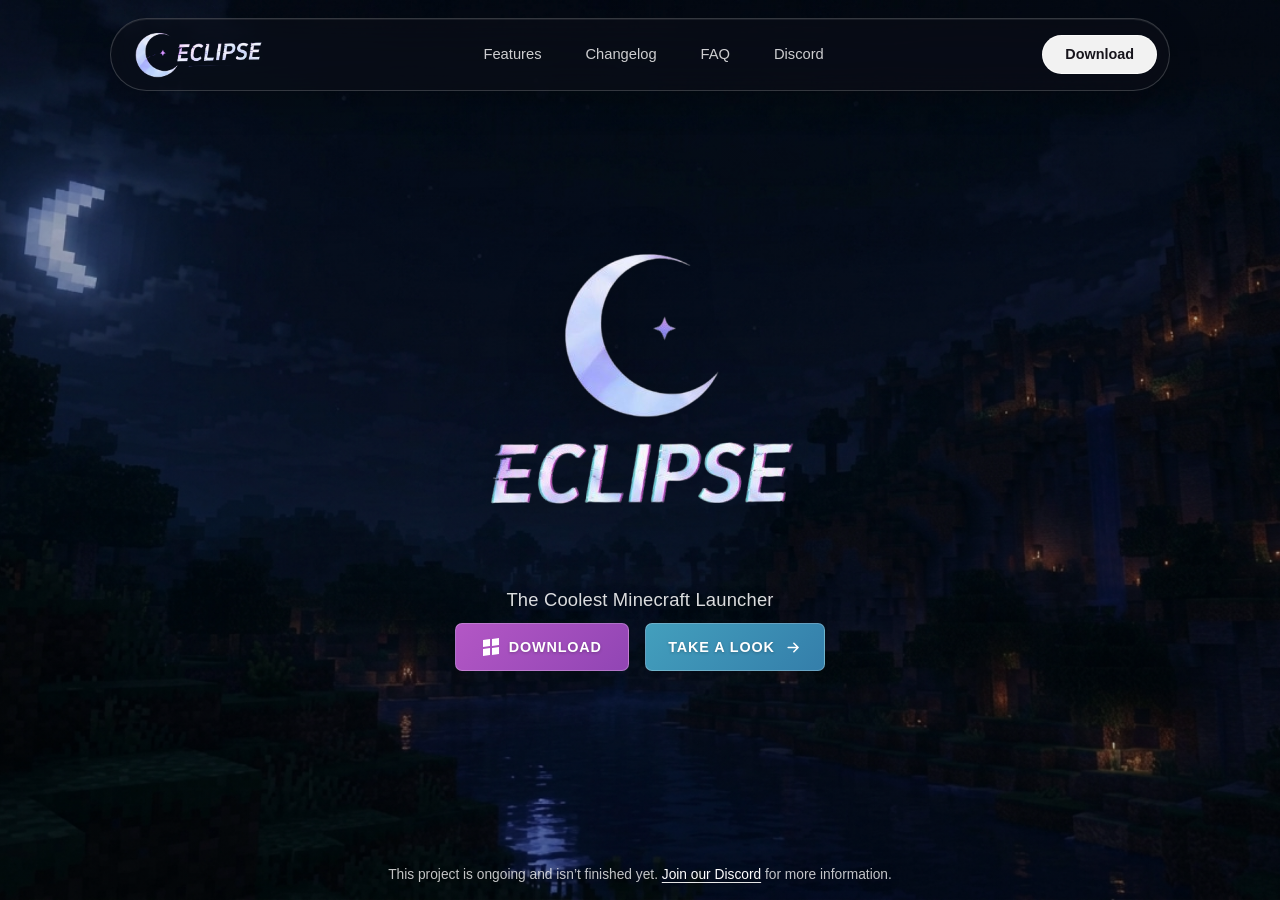
<file: index.html>
<!DOCTYPE html>
<html lang="en">
<head>
    <meta charset="UTF-8">
    <meta name="viewport" content="width=device-width, initial-scale=1.0">
    <meta name="theme-color" content="#071316">
    <title>Eclipse Launcher</title>
    <meta name="application-name" content="Eclipse Launcher">
    <meta property="og:site_name" content="Eclipse Launcher">
    <meta name="description" content="Eclipse Client is an all-in-one Minecraft Launcher and Client that enables users to boost their FPS, manage multiple Microsoft or offline accounts, create custom game instances, and fully customize their interface and gameplay experience.">
    <link rel="icon" type="image/png" sizes="192x192" href="/favicon.png">
    <link rel="shortcut icon" href="/favicon.png">
    <link rel="apple-touch-icon" href="/favicon.png">
    <script src="/analytics.js" defer></script>
    <style>
        * { box-sizing: border-box; }

        html, body { width: 100%; min-height: 100%; margin: 0; }

        body {
            min-height: 100vh;
            min-height: 100svh;
            display: grid;
            place-items: center;
            overflow: hidden;
            background-color: #071316;
            background-image: linear-gradient(rgba(0, 10, 13, 0.24), rgba(0, 8, 12, 0.34)), url("eclipse-minecraft-wallpaper.jpg");
            background-position: center;
            background-size: cover;
            background-repeat: no-repeat;
        }

        .topbar {
            position: fixed;
            z-index: 5;
            top: 18px;
            left: 50%;
            display: flex;
            align-items: center;
            justify-content: space-between;
            gap: 22px;
            width: min(1060px, calc(100% - 64px));
            min-height: 64px;
            padding: 8px 12px 8px 22px;
            border: 1px solid rgba(255, 255, 255, 0.18);
            border-radius: 999px;
            background: rgba(13, 15, 22, 0.48);
            -webkit-backdrop-filter: blur(18px) saturate(135%);
            backdrop-filter: blur(18px) saturate(135%);
            box-shadow: 0 10px 34px rgba(0, 0, 0, 0.24), inset 0 1px rgba(255, 255, 255, 0.08);
            translate: -50% 0;
            animation: fade-in 900ms ease-out both;
        }

        .nav-brand { display: flex; flex: 0 0 auto; align-items: center; }
        .nav-brand img { display: block; width: 132px; height: auto; }

        .nav-links {
            display: flex;
            align-items: center;
            justify-content: center;
            gap: clamp(12px, 2.2vw, 30px);
        }

        .nav-links a {
            color: rgba(255, 255, 255, 0.78);
            font: 400 0.92rem/1 "Segoe UI", Arial, sans-serif;
            text-decoration: none;
            white-space: nowrap;
            transition: color 220ms ease;
        }

        .nav-links a:hover, .nav-links a:focus-visible { color: #fff; }
        .nav-links a { padding: 10px 16px; border: 1px solid transparent; border-radius: 999px; transition: color 220ms ease, background 220ms ease, border-color 220ms ease, box-shadow 220ms ease; }
        .nav-links a:hover, .nav-links a:focus-visible { border-color: rgba(255,255,255,.28); background: linear-gradient(180deg,rgba(255,255,255,.19),rgba(255,255,255,.07)); box-shadow: inset 0 1px rgba(255,255,255,.15); }
        .nav-links a[aria-current="page"] { padding: 10px 16px; border: 1px solid rgba(255,255,255,.32); border-radius: 999px; background: linear-gradient(180deg,rgba(255,255,255,.2),rgba(255,255,255,.08)); color:#fff; box-shadow:inset 0 1px rgba(255,255,255,.18),0 2px 12px rgba(0,0,0,.18); }

        .nav-download {
            flex: 0 0 auto;
            padding: 11px 22px;
            border: 1px solid rgba(255, 255, 255, 0.68);
            border-radius: 999px;
            background: rgba(255, 255, 255, 0.94);
            color: #17151c;
            font: 600 0.9rem/1 "Segoe UI", Arial, sans-serif;
            text-decoration: none;
            white-space: nowrap;
            transition: background 250ms ease, transform 250ms ease, box-shadow 250ms ease;
        }

        .nav-download:hover { transform: translateY(-2px); background: #fff; box-shadow: 0 5px 20px rgba(255, 255, 255, 0.22); }
        .nav-download:focus-visible, .nav-links a:focus-visible { outline: 2px solid #fff; outline-offset: 4px; border-radius: 4px; }

        main {
            display: grid;
            place-items: center;
            align-content: center;
            gap: 8px;
            width: 100%;
            min-height: 100vh;
            min-height: 100svh;
            padding: 32px;
        }

        .hero-logo {
            display: block;
            width: min(72vw, 346px, 45svh);
            height: auto;
            filter: drop-shadow(0 8px 28px rgba(0, 0, 0, 0.32));
            animation: fade-in 1200ms ease-out both;
        }

        h1 {
            margin: 4px 0 2px;
            color: rgba(255, 255, 255, 0.86);
            font: 400 clamp(0.95rem, 1.6vw, 1.15rem)/1.45 "Segoe UI", Arial, sans-serif;
            letter-spacing: 0.01em;
            text-align: center;
            text-shadow: 0 2px 12px rgba(0, 0, 0, 0.5);
            animation: fade-up 1000ms 450ms ease-out both;
        }

        .actions {
            display: flex;
            justify-content: center;
            gap: 16px;
            flex-wrap: wrap;
        }

        .action-button {
            display: inline-flex;
            align-items: center;
            justify-content: center;
            gap: 10px;
            min-width: 174px;
            min-height: 48px;
            padding: 0 22px;
            border: 1px solid rgba(255, 255, 255, 0.24);
            border-radius: 7px;
            color: #fff;
            font: 750 0.9rem/1 "Segoe UI", Arial, sans-serif;
            letter-spacing: 0.06em;
            text-transform: uppercase;
            text-shadow: 0 1px 3px rgba(0, 0, 0, 0.25);
            box-shadow: 0 5px 18px rgba(0, 0, 0, 0.22);
            cursor: pointer;
            text-decoration: none;
            transition: translate 650ms cubic-bezier(.2,.75,.25,1), scale 650ms cubic-bezier(.2,.75,.25,1), box-shadow 650ms ease, filter 650ms ease, border-color 650ms ease;
            animation: fade-up 1000ms 850ms ease-out both;
        }

        .download { background: linear-gradient(135deg, #b357c5, #9145b4); }
        .take-a-look { background: linear-gradient(135deg, #439fbd, #347eaa); }

        .action-button:hover {
            translate: 0 -4px;
            filter: brightness(1.12);
            border-color: rgba(255, 255, 255, 0.58);
            box-shadow: 0 12px 28px rgba(0, 0, 0, 0.34), 0 0 20px rgba(163, 102, 218, 0.3);
        }

        .action-button:active {
            translate: 0 -1px;
            scale: 0.97;
            filter: brightness(0.96);
            box-shadow: 0 3px 10px rgba(0, 0, 0, 0.28);
        }

        .action-button:focus-visible {
            outline: 3px solid #fff;
            outline-offset: 4px;
        }

        .arrow-mark { transition: transform 650ms cubic-bezier(.2,.75,.25,1); }
        .take-a-look:hover .arrow-mark { transform: translateX(4px); }

        .windows-mark {
            display: grid;
            grid-template-columns: repeat(2, 7px);
            grid-template-rows: repeat(2, 7px);
            gap: 2px;
            transform: skewY(-7deg);
        }

        .windows-mark span { background: currentColor; }

        .site-note {
            position: fixed;
            z-index: 2;
            right: 16px;
            bottom: 14px;
            left: 16px;
            color: rgba(255, 255, 255, 0.76);
            font: 400 0.86rem/1.5 "Segoe UI", Arial, sans-serif;
            text-align: center;
            text-shadow: 0 2px 10px rgba(0, 0, 0, 0.8);
            animation: fade-up 900ms 1100ms ease-out both;
        }

        .site-note a { color: #fff; text-underline-offset: 3px; }
        .site-note a:hover { color: #e4c4ff; }

        @keyframes fade-up {
            from { opacity: 0; transform: translateY(12px); }
            to { opacity: 1; transform: translateY(0); }
        }

        @keyframes fade-in {
            from { opacity: 0; }
            to { opacity: 1; }
        }

        @media (max-width: 600px) {
            .topbar {
                top: 10px;
                width: calc(100% - 24px);
                min-height: 0;
                padding: 9px 12px;
                border-radius: 22px;
                flex-wrap: wrap;
                gap: 10px;
            }
            .nav-brand img { width: 108px; }
            .nav-download { padding: 10px 16px; font-size: 0.82rem; }
            .nav-links { order: 3; width: 100%; justify-content: space-between; gap: 8px; padding: 5px 2px 2px; }
            .nav-links a { font-size: 0.78rem; }
            main { padding: 20px; }
            .hero-logo { width: min(78vw, 346px, 40svh); }
            .actions { gap: 10px; }
            .action-button { min-width: 158px; padding-inline: 16px; font-size: 0.84rem; }
        }
    </style>
    <link rel="stylesheet" href="/navigation.css">
</head>
<body>
    <header class="topbar" aria-label="Main navigation">
        <a class="nav-brand" href="/" aria-label="Eclipse home">
            <img src="EclipseLogo+Name397x165.png" alt="Eclipse">
        </a>
        <nav class="nav-links" aria-label="Main menu">
            <a href="/features/">Features</a>
            <a href="#changelog">Changelog</a>
            <a href="/faq/">FAQ</a>
            <a href="https://discord.gg/acwwts2SWt" target="_blank" rel="noopener noreferrer">Discord</a>
        </nav>
        <a class="nav-download" href="#download">Download</a>
    </header>
    <main id="home" aria-label="Eclipse Client">
        <img class="hero-logo" src="eclipselogo_namenobackground346x346.png" alt="Eclipse">
        <h1>The Coolest Minecraft Launcher</h1>
        <div class="actions" aria-label="Coming soon">
            <button class="action-button download" type="button">
                <span class="windows-mark" aria-hidden="true"><span></span><span></span><span></span><span></span></span>
                Download
            </button>
            <a class="action-button take-a-look" href="/look/">
                Take a look
                <svg class="arrow-mark" aria-hidden="true" width="17" height="17" viewBox="0 0 24 24" fill="none" xmlns="http://www.w3.org/2000/svg">
                    <path d="M4.5 12h14m-6-6 6 6-6 6" stroke="currentColor" stroke-width="2.2" stroke-linecap="round" stroke-linejoin="round"/>
                </svg>
            </a>
        </div>
    </main>
    <footer class="site-note">
        This project is ongoing and isn’t finished yet. <a href="https://discord.gg/acwwts2SWt" target="_blank" rel="noopener noreferrer">Join our Discord</a> for more information.
    </footer>
</body>
</html>
</file>
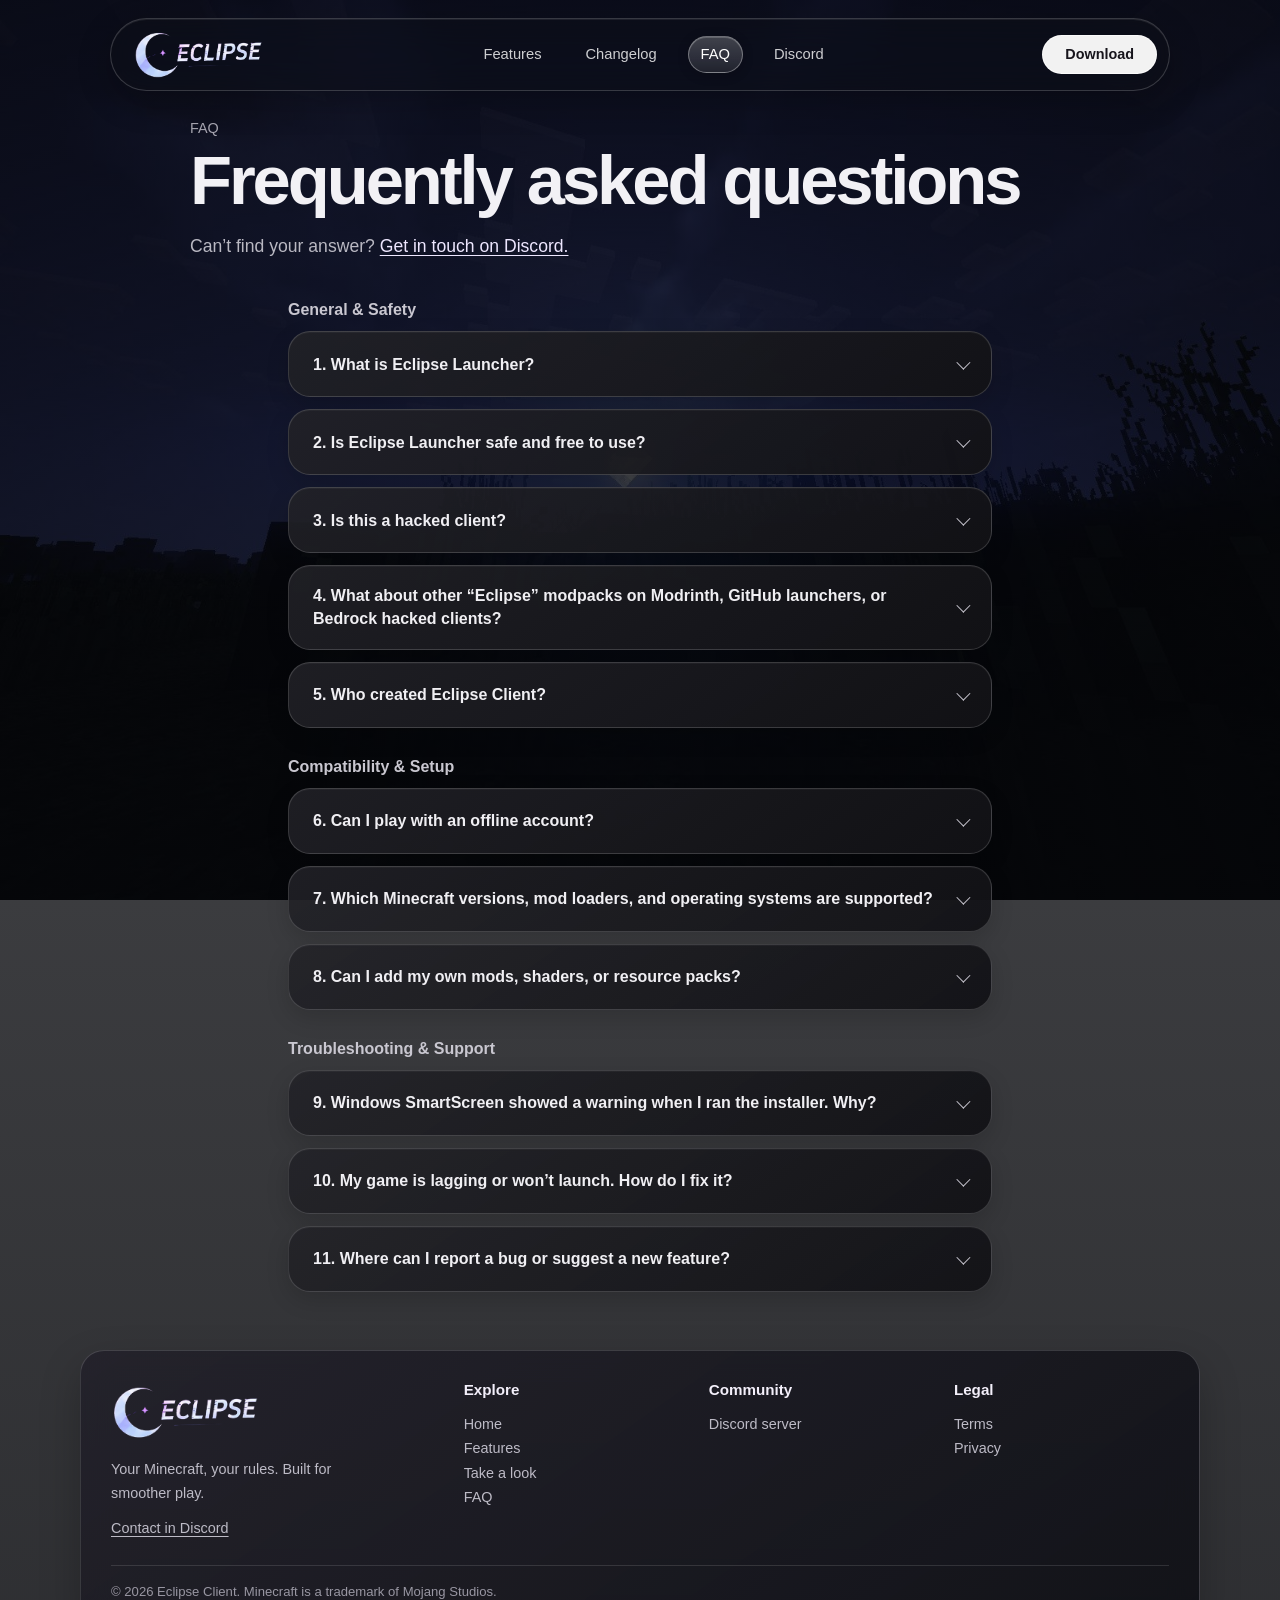
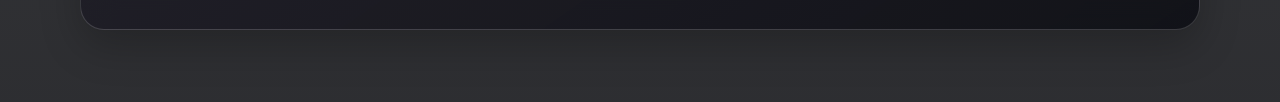
<file: faq/index.html>
<!DOCTYPE html>
<html lang="en">
<head>
    <meta charset="UTF-8">
    <meta name="viewport" content="width=device-width, initial-scale=1.0">
    <meta name="theme-color" content="#08090d">
    <title>FAQ | Eclipse Client</title>
    <meta name="description" content="Answers to common questions about Eclipse Client, setup, compatibility, safety, and support.">
    <link rel="canonical" href="https://eclipse-launcher.github.io/faq/">
    <link rel="icon" type="image/png" sizes="192x192" href="/favicon.png">
    <link rel="shortcut icon" href="/favicon.png">
    <script src="/analytics.js" defer></script>
    <style>
        * { box-sizing: border-box; }
        html { min-height: 100%; scroll-behavior: smooth; }
        html { scrollbar-color: rgba(171, 91, 233, 0.82) rgba(20, 18, 29, 0.45); scrollbar-width: thin; }
        html::-webkit-scrollbar { width: 12px; }
        html::-webkit-scrollbar-track { background: rgba(20, 18, 29, 0.42); backdrop-filter: blur(10px); }
        html::-webkit-scrollbar-thumb { border: 3px solid transparent; border-radius: 999px; background: linear-gradient(180deg, rgba(207, 142, 255, 0.94), rgba(126, 54, 205, 0.88)) padding-box; }
        html::-webkit-scrollbar-thumb:hover { background: linear-gradient(180deg, #d8adff, #a260e6) padding-box; }
        body {
            position: relative;
            min-height: 100vh;
            margin: 0;
            padding: 120px 24px 72px;
            color: #f2f1f5;
            background: linear-gradient(rgba(5, 6, 10, 0.72), rgba(5, 6, 10, 0.84)), url("../minecraft-2nd-eclipse-wallpaper.jpg") center / cover fixed no-repeat;
            font-family: "Segoe UI", Arial, sans-serif;
        }
        .topbar {
            position: fixed;
            z-index: 5;
            top: 18px;
            left: 50%;
            display: flex;
            align-items: center;
            justify-content: space-between;
            gap: 22px;
            width: min(1060px, calc(100% - 64px));
            min-height: 64px;
            padding: 8px 12px 8px 22px;
            border: 1px solid rgba(255, 255, 255, 0.18);
            border-radius: 999px;
            background: rgba(13, 15, 22, 0.48);
            -webkit-backdrop-filter: blur(18px) saturate(135%);
            backdrop-filter: blur(18px) saturate(135%);
            box-shadow: 0 10px 34px rgba(0, 0, 0, 0.24), inset 0 1px rgba(255, 255, 255, 0.08);
            translate: -50% 0;
            animation: fade-in 900ms ease-out both;
        }
        .nav-brand { display: flex; flex: 0 0 auto; align-items: center; }
        .nav-brand img { display: block; width: 132px; height: auto; }
        .nav-links { display: flex; align-items: center; justify-content: center; gap: clamp(12px, 2.2vw, 30px); }
        .nav-links a {
            color: rgba(255, 255, 255, 0.78);
            font: 400 0.92rem/1 "Segoe UI", Arial, sans-serif;
            text-decoration: none;
            white-space: nowrap;
            transition: color 220ms ease;
        }
        .nav-links a:hover, .nav-links a:focus-visible { color: #fff; }
        .nav-links a[aria-current="page"] { padding: 10px 16px; border: 1px solid rgba(255,255,255,.32); border-radius: 999px; background: linear-gradient(180deg,rgba(255,255,255,.2),rgba(255,255,255,.08)); color:#fff; box-shadow:inset 0 1px rgba(255,255,255,.18),0 2px 12px rgba(0,0,0,.18); }
        .nav-links a { padding:10px 16px; border:1px solid transparent; border-radius:999px; transition:color 220ms ease,background 220ms ease,border-color 220ms ease,box-shadow 220ms ease; }
        .nav-links a:hover,.nav-links a:focus-visible { border-color:rgba(255,255,255,.28); background:linear-gradient(180deg,rgba(255,255,255,.19),rgba(255,255,255,.07)); box-shadow:inset 0 1px rgba(255,255,255,.15); }
        .nav-download {
            flex: 0 0 auto;
            padding: 11px 22px;
            border: 1px solid rgba(255, 255, 255, 0.68);
            border-radius: 999px;
            background: rgba(255, 255, 255, 0.94);
            color: #17151c;
            font: 600 0.9rem/1 "Segoe UI", Arial, sans-serif;
            text-decoration: none;
            white-space: nowrap;
        }
        .page { width: min(100%, 900px); margin: 0 auto; animation: fade-up 900ms 160ms ease-out both; }
        .eyebrow { margin: 0 0 8px; color: #a7a6b1; font-size: 0.9rem; animation: fade-up 700ms 180ms ease-out both; }
        h1 { margin: 0; font-family: "Segoe UI Variable Display", "Segoe UI", Arial, sans-serif; font-size: clamp(2.4rem, 7vw, 4.3rem); font-weight: 600; letter-spacing: -0.045em; line-height: 1.08; animation: fade-up 850ms 280ms ease-out both; }
        .intro { margin: 18px 0 44px; color: #b9b8c2; font-size: 1.1rem; animation: fade-up 850ms 420ms ease-out both; }
        .intro a { color: #eee7ff; text-underline-offset: 3px; }
        .faq-list { width: min(100%, 704px); margin: 0 auto; }
        .group-title { margin: 30px 0 12px; color: #c9c7d0; font-size: 1rem; font-weight: 650; }
        .faq-list > .group-title { animation: fade-up 800ms 520ms ease-out both; }
        .faq-item {
            margin: 0 0 12px;
            overflow: hidden;
            border: 1px solid rgba(255, 255, 255, 0.16);
            border-radius: 22px;
            background: linear-gradient(145deg, rgba(34, 34, 39, 0.88), rgba(18, 18, 22, 0.94));
            box-shadow: inset 0 1px rgba(255, 255, 255, 0.035), 0 8px 22px rgba(0, 0, 0, 0.15);
            transition: border-color 220ms ease, background 220ms ease;
            animation: fade-up 800ms both;
        }
        .faq-item:nth-of-type(2) { animation-delay: 560ms; }
        .faq-item:nth-of-type(1) { animation-delay: 500ms; }
        .faq-item:nth-of-type(3) { animation-delay: 620ms; }
        .faq-item:nth-of-type(4) { animation-delay: 680ms; }
        .faq-item:nth-of-type(5) { animation-delay: 740ms; }
        .faq-item:nth-of-type(6) { animation-delay: 800ms; }
        .faq-item:nth-of-type(7) { animation-delay: 860ms; }
        .faq-item:nth-of-type(8) { animation-delay: 920ms; }
        .faq-item:nth-of-type(9) { animation-delay: 980ms; }
        .faq-item:nth-of-type(10) { animation-delay: 1040ms; }
        .faq-item:nth-of-type(11) { animation-delay: 1100ms; }
        .faq-item[open] { border-color: rgba(211, 190, 255, 0.35); background: linear-gradient(145deg, rgba(37, 35, 43, 0.96), rgba(18, 18, 22, 0.98)); }
        summary {
            position: relative;
            display: flex;
            align-items: center;
            justify-content: space-between;
            gap: 20px;
            min-height: 64px;
            padding: 18px 24px;
            color: #f0eff3;
            font-size: 1rem;
            font-weight: 650;
            line-height: 1.45;
            list-style: none;
            cursor: pointer;
        }
        summary::-webkit-details-marker { display: none; }
        summary::after {
            width: 9px;
            height: 9px;
            flex: 0 0 9px;
            border-right: 1.5px solid #c8c6d0;
            border-bottom: 1.5px solid #c8c6d0;
            content: "";
            transform: rotate(45deg) translateY(-2px);
            transition: transform 220ms ease;
        }
        .faq-item[open] summary::after { transform: rotate(225deg) translate(-2px, -1px); }
        summary:focus-visible { outline: 2px solid #d5bcff; outline-offset: -4px; border-radius: 20px; }
        .answer { overflow: hidden; padding: 0 24px 22px; color: #bdbbc5; font-size: 0.98rem; line-height: 1.65; }
        .answer p { margin: 0 0 14px; }
        .answer p:last-child { margin-bottom: 0; }
        .answer a { color: #e2d3ff; text-underline-offset: 3px; }
        code { padding: 2px 6px; border-radius: 5px; background: rgba(255,255,255,.09); color: #e8e5ed; font: 0.9em ui-monospace, Consolas, monospace; }
        .site-footer { width:min(100%,1120px); margin:58px auto 0; padding:30px; border:1px solid rgba(255,255,255,.16); border-radius:24px; background:linear-gradient(145deg,rgba(33,31,41,.82),rgba(14,15,21,.88)); backdrop-filter:blur(16px); box-shadow:0 16px 40px rgba(0,0,0,.22); }
        .footer-grid { display:grid; grid-template-columns:1.5fr 1fr 1fr; gap:30px; }
        .site-footer h2 { margin:0 0 14px; color:#f3effa; font-size:.95rem; }
        .site-footer p,.site-footer a { color:#bdbbc6; font-size:.9rem; line-height:1.7; }
        .site-footer p { max-width:280px; margin:0 0 10px; }
        .site-footer a { display:block; width:fit-content; text-decoration:none; }
        .site-footer .contact-link { text-decoration:underline; text-underline-offset:3px; }
        .site-footer a:hover { color:#fff; }
        .footer-bottom { margin-top:25px; padding-top:18px; border-top:1px solid rgba(255,255,255,.12); color:#9997a3; font-size:.82rem; }
        @keyframes fade-up { from { opacity: 0; transform: translateY(14px); } to { opacity: 1; transform: translateY(0); } }
        @keyframes fade-in { from { opacity: 0; } to { opacity: 1; } }
        @media (max-width: 600px) {
            body { padding: 145px 16px 48px; background-attachment: scroll; }
            .topbar { top: 10px; width: calc(100% - 24px); min-height: 0; padding: 9px 12px; border-radius: 22px; flex-wrap: wrap; gap: 10px; }
            .nav-brand img { width: 108px; }
            .nav-download { padding: 10px 16px; font-size: 0.82rem; }
            .nav-links { order: 3; width: 100%; justify-content: space-between; gap: 8px; padding: 5px 2px 2px; }
            .nav-links a { font-size: 0.78rem; }
            .intro { margin-bottom: 30px; }
            summary { padding: 16px 18px; font-size: 0.95rem; }
            .answer { padding: 0 18px 20px; font-size: 0.94rem; }
            .faq-item { border-radius: 18px; }
            .site-footer { margin-top:38px; padding:22px; border-radius:20px; }
            .footer-grid { grid-template-columns:1fr 1fr; gap:22px; }
        }
    </style>
    <link rel="stylesheet" href="/footer.css">
    <link rel="stylesheet" href="/navigation.css">
</head>
<body>
    <header class="topbar" aria-label="Main navigation">
        <a class="nav-brand" href="/" aria-label="Eclipse home">
            <img src="../EclipseLogo+Name397x165.png" alt="Eclipse">
        </a>
        <nav class="nav-links" aria-label="Main menu">
            <a href="/features/">Features</a>
            <a href="/#changelog">Changelog</a>
            <a href="/faq/" aria-current="page">FAQ</a>
            <a href="https://discord.gg/acwwts2SWt" target="_blank" rel="noopener noreferrer">Discord</a>
        </nav>
        <a class="nav-download" href="/#download">Download</a>
    </header>
    <main class="page">
        <p class="eyebrow">FAQ</p>
        <h1>Frequently asked questions</h1>
        <p class="intro">Can’t find your answer? <a href="https://discord.gg/acwwts2SWt" target="_blank" rel="noopener noreferrer">Get in touch on Discord.</a></p>

        <section class="faq-list" aria-label="Frequently asked questions">
            <h2 class="group-title">General &amp; Safety</h2>
            <details class="faq-item">
                <summary>1. What is Eclipse Launcher?</summary>
                <div class="answer"><p>Eclipse is a lightweight, custom Minecraft: Java Edition launcher and client modpack designed for speed, clean customization, and hassle-free mod management—built to get you into your game faster without bloated menus.</p></div>
            </details>
            <details class="faq-item">
                <summary>2. Is Eclipse Launcher safe and free to use?</summary>
                <div class="answer"><p>Yes, Eclipse is 100% free to use. Your account security is a top priority—we never ask for or store your Microsoft password; all official login authentication is handled securely through Microsoft OAuth.</p></div>
            </details>
            <details class="faq-item">
                <summary>3. Is this a hacked client?</summary>
                <div class="answer"><p>No, not at all! Eclipse is a legitimate, standard client for Minecraft: Java Edition—just like other popular PvP and performance clients. It only includes client-side performance boosts and visual quality-of-life features, with zero unfair advantages or cheats. <em>As always, check specific server rules if you decide to add extra third-party mods on your own.</em></p></div>
            </details>
            <details class="faq-item">
                <summary>4. What about other “Eclipse” modpacks on Modrinth, GitHub launchers, or Bedrock hacked clients?</summary>
                <div class="answer"><p>Those are completely separate, abandoned projects that nobody uses anymore, and they have zero affiliation with us. Make sure you are only downloading from our official website: <a href="https://eclipse-launcher.github.io/">https://eclipse-launcher.github.io/</a></p></div>
            </details>
            <details class="faq-item">
                <summary>5. Who created Eclipse Client?</summary>
                <div class="answer"><p>Eclipse is created and maintained by Omar Hasan Arman, a solo developer and student who loves building cool, fast, and customizable software from scratch.</p></div>
            </details>

            <h2 class="group-title">Compatibility &amp; Setup</h2>
            <details class="faq-item">
                <summary>6. Can I play with an offline account?</summary>
                <div class="answer"><p>Yes, offline accounts are supported! However, keep in mind that playing offline comes with limitations—such as custom skins not loading properly and not being able to join online-mode premium servers. For the full experience, you can easily sign in using your official Microsoft account.</p></div>
            </details>
            <details class="faq-item">
                <summary>7. Which Minecraft versions, mod loaders, and operating systems are supported?</summary>
                <div class="answer"><p>Eclipse runs on Windows (64-bit) and gives you full freedom over how you play. It works both as a standalone launcher supporting all major versions and mod loaders (Fabric, Forge, Vanilla, etc.) and as an optional, fully customizable Client Modpack—the choice is yours.</p></div>
            </details>
            <details class="faq-item">
                <summary>8. Can I add my own mods, shaders, or resource packs?</summary>
                <div class="answer"><p>Absolutely. You can drop your own compatible <code>.jar</code> mods, shaders, and resource packs directly into your instance folder without breaking any of the built-in client features.</p></div>
            </details>

            <h2 class="group-title">Troubleshooting &amp; Support</h2>
            <details class="faq-item">
                <summary>9. Windows SmartScreen showed a warning when I ran the installer. Why?</summary>
                <div class="answer"><p>Because Eclipse is an independent project built by a solo developer without a costly corporate code-signing certificate, Windows may show an “Unknown Publisher” prompt on new releases. Simply click <strong>More info → Run anyway</strong> to proceed safely.</p></div>
            </details>
            <details class="faq-item">
                <summary>10. My game is lagging or won’t launch. How do I fix it?</summary>
                <div class="answer"><p>First, check your RAM allocation in Eclipse’s settings (4 GB is recommended for smooth gameplay—make sure you don’t allocate all of your PC’s memory!). Also ensure you have the proper Java runtime installed and your graphics drivers are up to date.</p></div>
            </details>
            <details class="faq-item">
                <summary>11. Where can I report a bug or suggest a new feature?</summary>
                <div class="answer"><p>Join our <a href="https://discord.gg/acwwts2SWt" target="_blank" rel="noopener noreferrer">official Discord server</a> using the button at the top of the page! Drop your bug reports, crash logs, or feature ideas in the support channels and we’ll look into them.</p></div>
            </details>
        </section>
    </main>
    <footer class="site-footer">
        <div class="footer-grid">
            <section><img class="footer-brand" src="/EclipseLogo+Name397x165.png" alt="Eclipse Client"><p>Your Minecraft, your rules. Built for smoother play.</p><a class="contact-link" href="https://discord.gg/acwwts2SWt" target="_blank" rel="noopener noreferrer">Contact in Discord</a></section>
            <section><h2>Explore</h2><a href="/">Home</a><a href="/features/">Features</a><a href="/look/">Take a look</a><a href="/faq/">FAQ</a></section>
            <section><h2>Community</h2><a href="https://discord.gg/acwwts2SWt" target="_blank" rel="noopener noreferrer">Discord server</a></section>
            <section><h2>Legal</h2><a href="/terms/">Terms</a><a href="/privacy/">Privacy</a></section>
        </div>
        <div class="footer-bottom">© 2026 Eclipse Client. Minecraft is a trademark of Mojang Studios.</div>
    </footer>
    <script>
        document.querySelectorAll(".faq-item").forEach((item) => {
            const summary = item.querySelector("summary");
            const answer = item.querySelector(".answer");
            let isAnimating = false;

            summary.addEventListener("click", (event) => {
                event.preventDefault();
                if (isAnimating) return;
                isAnimating = true;

                if (!item.open) {
                    item.open = true;
                    const targetHeight = answer.scrollHeight;
                    const animation = answer.animate(
                        [
                            { height: "0px", opacity: 0, transform: "translateY(-8px)" },
                            { height: `${targetHeight}px`, opacity: 1, transform: "translateY(0)" }
                        ],
                        { duration: 460, easing: "cubic-bezier(0.22, 1, 0.36, 1)" }
                    );
                    animation.onfinish = () => { isAnimating = false; };
                } else {
                    const currentHeight = answer.getBoundingClientRect().height;
                    const animation = answer.animate(
                        [
                            { height: `${currentHeight}px`, opacity: 1, transform: "translateY(0)" },
                            { height: "0px", opacity: 0, transform: "translateY(-8px)" }
                        ],
                        { duration: 360, easing: "cubic-bezier(0.4, 0, 1, 1)" }
                    );
                    animation.onfinish = () => {
                        item.open = false;
                        isAnimating = false;
                    };
                }
            });
        });
    </script>
</body>
</html>
</file>
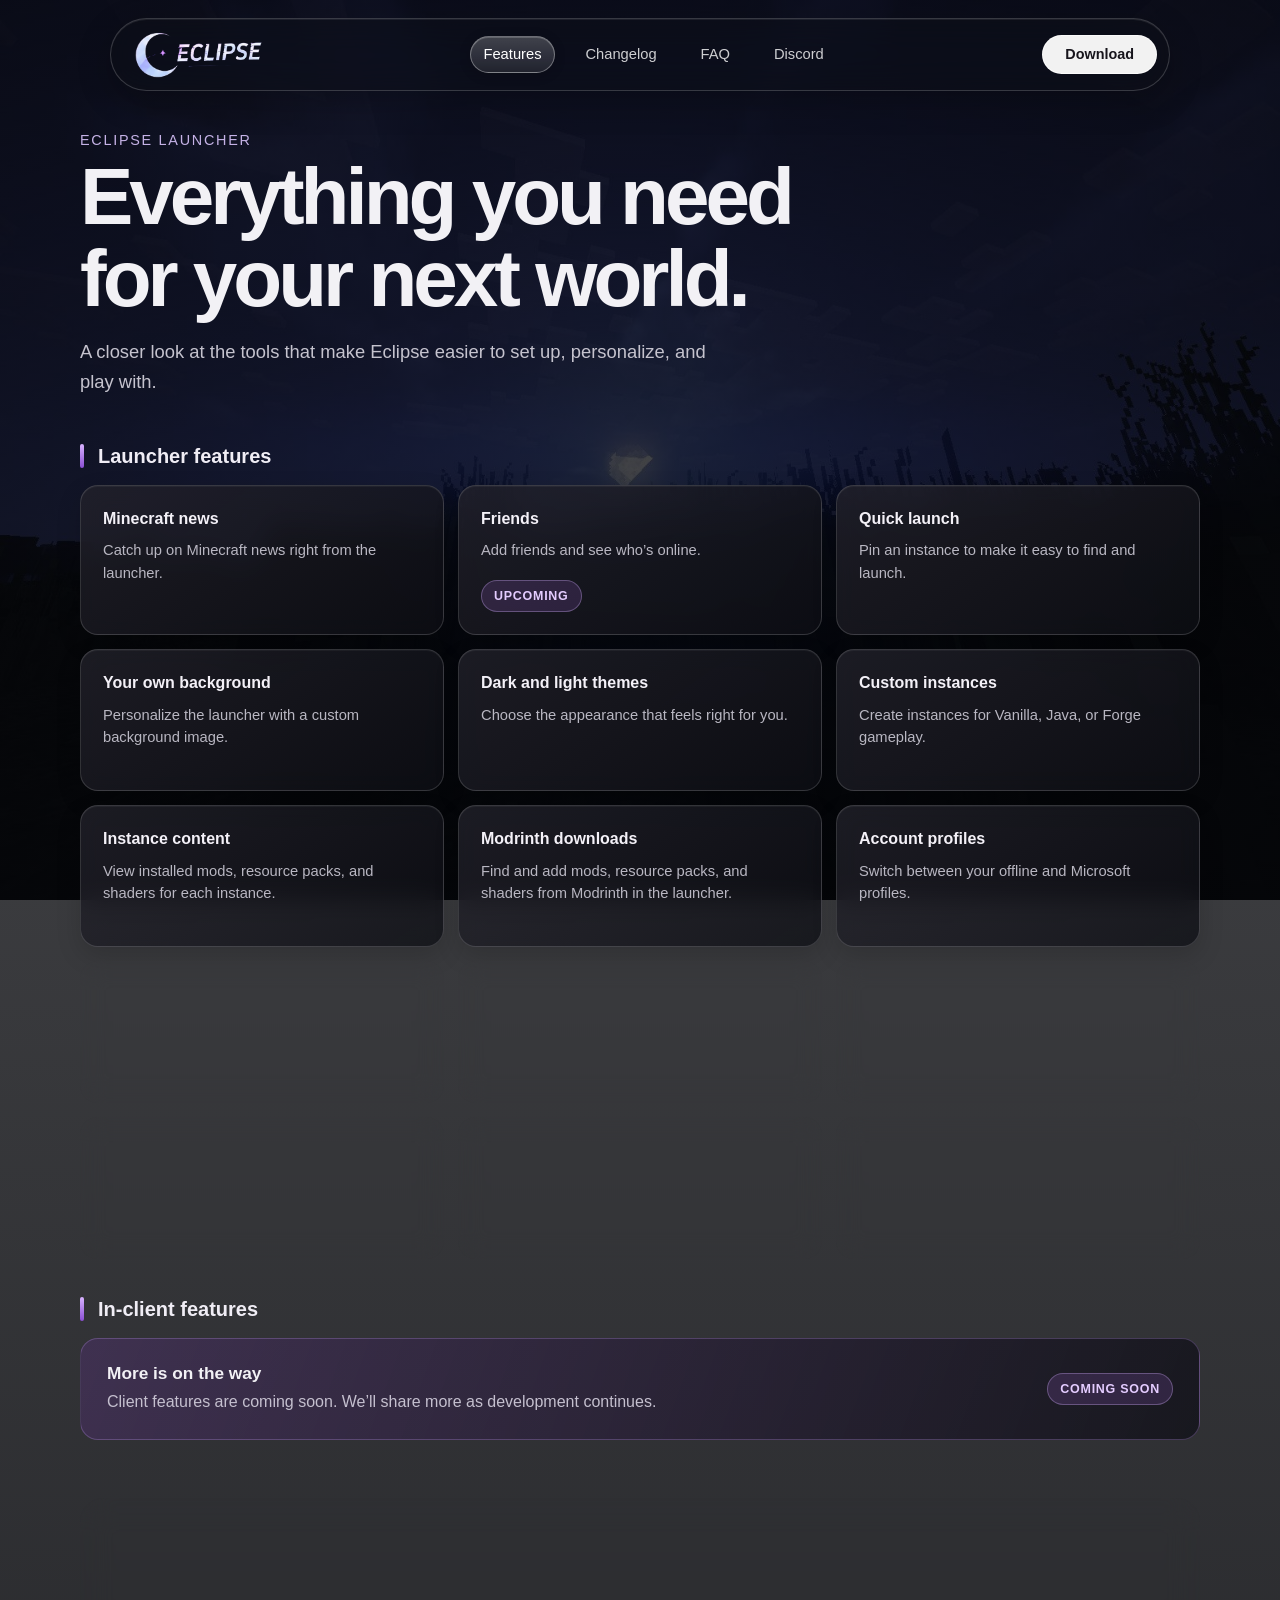
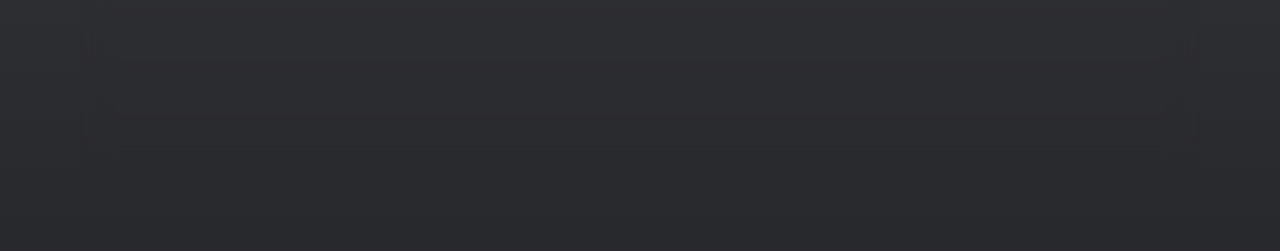
<file: features/index.html>
<!DOCTYPE html>
<html lang="en">
<head>
    <meta charset="UTF-8">
    <meta name="viewport" content="width=device-width, initial-scale=1.0">
    <meta name="theme-color" content="#08090d">
    <title>Features | Eclipse Client</title>
    <meta name="description" content="Explore Eclipse Launcher features for Minecraft news, instances, mods, accounts, skins, playtime, and diagnostics.">
    <link rel="canonical" href="https://eclipse-launcher.github.io/features/">
    <link rel="icon" type="image/png" sizes="192x192" href="/favicon.png">
    <link rel="shortcut icon" href="/favicon.png">
    <script src="/analytics.js" defer></script>
    <style>
        * { box-sizing: border-box; }
        html { min-height: 100%; scrollbar-color: rgba(171, 91, 233, .82) rgba(20, 18, 29, .45); scrollbar-width: thin; }
        html::-webkit-scrollbar { width: 12px; }
        html::-webkit-scrollbar-track { background: rgba(20, 18, 29, .42); backdrop-filter: blur(10px); }
        html::-webkit-scrollbar-thumb { border: 3px solid transparent; border-radius: 999px; background: linear-gradient(180deg, rgba(207, 142, 255, .94), rgba(126, 54, 205, .88)) padding-box; }
        body {
            min-height: 100vh;
            margin: 0;
            padding: 132px 24px 72px;
            color: #f2f1f5;
            background: linear-gradient(rgba(5, 6, 10, .72), rgba(5, 6, 10, .86)), url("../minecraft-2nd-eclipse-wallpaper.jpg") center / cover fixed no-repeat;
            font-family: "Segoe UI", Arial, sans-serif;
        }
        .topbar {
            position: fixed; z-index: 5; top: 18px; left: 50%;
            display: flex; align-items: center; justify-content: space-between; gap: 22px;
            width: min(1060px, calc(100% - 64px)); min-height: 64px; padding: 8px 12px 8px 22px;
            border: 1px solid rgba(255,255,255,.18); border-radius: 999px;
            background: rgba(13,15,22,.48); -webkit-backdrop-filter: blur(18px) saturate(135%); backdrop-filter: blur(18px) saturate(135%);
            box-shadow: 0 10px 34px rgba(0,0,0,.24), inset 0 1px rgba(255,255,255,.08);
            translate: -50% 0; animation: fade-in 900ms ease-out both;
        }
        .nav-brand { display: flex; flex: 0 0 auto; align-items: center; }
        .nav-brand img { display: block; width: 132px; height: auto; }
        .nav-links { display: flex; align-items: center; justify-content: center; gap: clamp(12px, 2.2vw, 30px); }
        .nav-links a { color: rgba(255,255,255,.78); font: 400 .92rem/1 "Segoe UI", Arial, sans-serif; text-decoration: none; white-space: nowrap; transition: color 220ms ease; }
        .nav-links a:hover, .nav-links a:focus-visible { color: #fff; }
        .nav-links a { padding:10px 16px; border:1px solid transparent; border-radius:999px; transition:background 220ms,border-color 220ms,box-shadow 220ms; }
        .nav-links a:hover,.nav-links a:focus-visible { border-color:rgba(255,255,255,.28); background:linear-gradient(180deg,rgba(255,255,255,.19),rgba(255,255,255,.07)); box-shadow:inset 0 1px rgba(255,255,255,.15); }
        .nav-links a[aria-current="page"] { padding:10px 16px; border:1px solid rgba(255,255,255,.32); border-radius:999px; background:linear-gradient(180deg,rgba(255,255,255,.2),rgba(255,255,255,.08)); color:#fff; box-shadow:inset 0 1px rgba(255,255,255,.18),0 2px 12px rgba(0,0,0,.18); }
        .nav-download { flex: 0 0 auto; padding: 11px 22px; border: 1px solid rgba(255,255,255,.68); border-radius: 999px; background: rgba(255,255,255,.94); color: #17151c; font: 600 .9rem/1 "Segoe UI", Arial, sans-serif; text-decoration: none; white-space: nowrap; }
        .page { width: min(100%, 1120px); margin: 0 auto; }
        .eyebrow { margin: 0 0 8px; color: #c5b2e6; font-size: .9rem; letter-spacing: .12em; text-transform: uppercase; animation: fade-up 700ms 100ms ease-out both; }
        h1 { max-width: 800px; margin: 0; font-family: "Segoe UI Variable Display", "Segoe UI", Arial, sans-serif; font-size: clamp(2.7rem, 7vw, 5rem); font-weight: 650; letter-spacing: -.05em; line-height: 1.02; animation: fade-up 850ms 180ms ease-out both; }
        .intro { max-width: 650px; margin: 18px 0 48px; color: #c5c3ce; font-size: clamp(1rem, 2vw, 1.15rem); line-height: 1.6; animation: fade-up 850ms 300ms ease-out both; }
        .section-heading { display: flex; align-items: center; gap: 14px; margin: 38px 0 17px; color: #f0edf5; font-size: 1.25rem; font-weight: 650; animation: fade-up 800ms 400ms ease-out both; }
        .section-heading::before { width: 4px; height: 24px; border-radius: 4px; background: linear-gradient(#d8b3ff, #8a4ed3); content: ""; }
        .feature-grid { display: grid; grid-template-columns: repeat(3, minmax(0, 1fr)); gap: 14px; }
        .feature-card {
            position: relative; min-height: 142px; padding: 22px;
            border: 1px solid rgba(255,255,255,.15); border-radius: 18px;
            background: linear-gradient(145deg, rgba(35,34,43,.78), rgba(14,15,21,.76));
            -webkit-backdrop-filter: blur(12px); backdrop-filter: blur(12px);
            box-shadow: inset 0 1px rgba(255,255,255,.045), 0 9px 25px rgba(0,0,0,.15);
            animation: fade-up 800ms ease-out both;
            transition: transform 280ms ease, border-color 280ms ease, background 280ms ease;
        }
        .feature-card:hover { transform: translateY(-4px); border-color: rgba(205,170,255,.42); background: linear-gradient(145deg, rgba(48,42,60,.84), rgba(18,17,26,.82)); }
        .feature-card h3 { margin: 0 0 9px; color: #f4f1f8; font-size: 1rem; font-weight: 650; line-height: 1.4; }
        .feature-card p { margin: 0; color: #b9b7c2; font-size: .92rem; line-height: 1.55; }
        .feature-card .badge { display: table; margin-top: 18px; }
        .feature-card:nth-child(1) { animation-delay: 480ms; }
        .feature-card:nth-child(2) { animation-delay: 530ms; }
        .feature-card:nth-child(3) { animation-delay: 580ms; }
        .feature-card:nth-child(4) { animation-delay: 630ms; }
        .feature-card:nth-child(5) { animation-delay: 680ms; }
        .feature-card:nth-child(6) { animation-delay: 730ms; }
        .feature-card:nth-child(7) { animation-delay: 780ms; }
        .feature-card:nth-child(8) { animation-delay: 830ms; }
        .feature-card:nth-child(9) { animation-delay: 880ms; }
        .feature-card:nth-child(10) { animation-delay: 930ms; }
        .feature-card:nth-child(11) { animation-delay: 980ms; }
        .feature-card:nth-child(12) { animation-delay: 1030ms; }
        .feature-card:nth-child(13) { animation-delay: 1080ms; }
        .feature-card:nth-child(14) { animation-delay: 1130ms; }
        .feature-card:nth-child(15) { animation-delay: 1180ms; }
        .coming-soon {
            display: flex; align-items: center; justify-content: space-between; gap: 20px;
            margin-top: 8px; padding: 24px 26px; border: 1px solid rgba(202,160,255,.25); border-radius: 18px;
            background: linear-gradient(110deg, rgba(86,48,124,.38), rgba(17,17,25,.78));
            animation: fade-up 800ms 1280ms ease-out both;
        }
        .coming-soon h3 { margin: 0 0 6px; font-size: 1.08rem; }
        .coming-soon p { margin: 0; color: #c5c0cf; line-height: 1.55; }
        .badge { flex: 0 0 auto; padding: 8px 12px; border: 1px solid rgba(214,180,255,.32); border-radius: 999px; background: rgba(159,100,213,.18); color: #e4ccff; font-size: .78rem; font-weight: 650; letter-spacing: .06em; text-transform: uppercase; }
        .site-footer { width:min(100%,1120px); margin:58px auto 0; padding:30px; border:1px solid rgba(255,255,255,.16); border-radius:24px; background:linear-gradient(145deg,rgba(33,31,41,.82),rgba(14,15,21,.88)); backdrop-filter:blur(16px); box-shadow:0 16px 40px rgba(0,0,0,.22); }
        .footer-grid { display:grid; grid-template-columns:1.5fr 1fr 1fr; gap:30px; }
        .site-footer h2 { margin:0 0 14px; color:#f3effa; font-size:.95rem; }
        .site-footer p,.site-footer a { color:#bdbbc6; font-size:.9rem; line-height:1.7; }
        .site-footer p { max-width:280px; margin:0 0 10px; }
        .site-footer a { display:block; width:fit-content; text-decoration:none; }
        .site-footer .contact-link { text-decoration:underline; text-underline-offset:3px; }
        .footer-brand { display:block; width:150px; height:auto; margin:0 0 14px; }
        .site-footer a:hover { color:#fff; }
        .footer-bottom { margin-top:25px; padding-top:18px; border-top:1px solid rgba(255,255,255,.12); color:#9997a3; font-size:.82rem; }
        @keyframes fade-up { from { opacity: 0; transform: translateY(14px); } to { opacity: 1; transform: translateY(0); } }
        @keyframes fade-in { from { opacity: 0; } to { opacity: 1; } }
        @media (max-width: 850px) { .feature-grid { grid-template-columns: repeat(2, minmax(0, 1fr)); } }
        @media (max-width: 600px) {
            body { padding: 145px 16px 48px; background-attachment: scroll; }
            .topbar { top: 10px; width: calc(100% - 24px); min-height: 0; padding: 9px 12px; border-radius: 22px; flex-wrap: wrap; gap: 10px; }
            .nav-brand img { width: 108px; }
            .nav-download { padding: 10px 16px; font-size: .82rem; }
            .nav-links { order: 3; width: 100%; justify-content: space-between; gap: 8px; padding: 5px 2px 2px; }
            .nav-links a { font-size: .78rem; }
            .intro { margin-bottom: 34px; }
            .section-heading { margin-top: 30px; }
            .feature-grid { grid-template-columns: 1fr; gap: 10px; }
            .feature-card { min-height: 0; padding: 19px; }
            .coming-soon { align-items: flex-start; flex-direction: column; padding: 21px; }
            .site-footer { margin-top:38px; padding:22px; border-radius:20px; }
            .footer-grid { grid-template-columns:1fr 1fr; gap:22px; }
        }
    </style>
    <link rel="stylesheet" href="/footer.css">
    <link rel="stylesheet" href="/navigation.css">
</head>
<body>
    <header class="topbar" aria-label="Main navigation">
        <a class="nav-brand" href="/" aria-label="Eclipse home"><img src="../EclipseLogo+Name397x165.png" alt="Eclipse"></a>
        <nav class="nav-links" aria-label="Main menu">
            <a href="/features/" aria-current="page">Features</a>
            <a href="/#changelog">Changelog</a>
            <a href="/faq/">FAQ</a>
            <a href="https://discord.gg/acwwts2SWt" target="_blank" rel="noopener noreferrer">Discord</a>
        </nav>
        <a class="nav-download" href="/#download">Download</a>
    </header>

    <main class="page">
        <p class="eyebrow">Eclipse Launcher</p>
        <h1>Everything you need for your next world.</h1>
        <p class="intro">A closer look at the tools that make Eclipse easier to set up, personalize, and play with.</p>

        <section aria-labelledby="launcher-features">
            <h2 class="section-heading" id="launcher-features">Launcher features</h2>
            <div class="feature-grid">
                <article class="feature-card"><h3>Minecraft news</h3><p>Catch up on Minecraft news right from the launcher.</p></article>
                <article class="feature-card"><h3>Friends</h3><p>Add friends and see who’s online.</p><span class="badge">Upcoming</span></article>
                <article class="feature-card"><h3>Quick launch</h3><p>Pin an instance to make it easy to find and launch.</p></article>
                <article class="feature-card"><h3>Your own background</h3><p>Personalize the launcher with a custom background image.</p></article>
                <article class="feature-card"><h3>Dark and light themes</h3><p>Choose the appearance that feels right for you.</p></article>
                <article class="feature-card"><h3>Custom instances</h3><p>Create instances for Vanilla, Java, or Forge gameplay.</p></article>
                <article class="feature-card"><h3>Instance content</h3><p>View installed mods, resource packs, and shaders for each instance.</p></article>
                <article class="feature-card"><h3>Modrinth downloads</h3><p>Find and add mods, resource packs, and shaders from Modrinth in the launcher.</p></article>
                <article class="feature-card"><h3>Account profiles</h3><p>Switch between your offline and Microsoft profiles.</p></article>
                <article class="feature-card"><h3>Skins</h3><p>View your account skins and download skins through Ely.by.</p></article>
                <article class="feature-card"><h3>Account notes</h3><p>Keep a personal note with each account to remember useful details.</p></article>
                <article class="feature-card"><h3>Playtime tracking</h3><p>See how much time you’ve spent playing.</p></article>
                <article class="feature-card"><h3>Playtime by instance</h3><p>See the share of your total playtime spent in each instance.</p></article>
                <article class="feature-card"><h3>Personalized settings</h3><p>Adjust animation speed, toggle news, friends, and playtime, and reorder the sidebar.</p></article>
                <article class="feature-card"><h3>Diagnostics and crash logs</h3><p>Find crash logs and diagnostic information when you need help troubleshooting.</p></article>
            </div>
        </section>

        <section aria-labelledby="client-features">
            <h2 class="section-heading" id="client-features">In-client features</h2>
            <div class="coming-soon">
                <div><h3>More is on the way</h3><p>Client features are coming soon. We’ll share more as development continues.</p></div>
                <span class="badge">Coming soon</span>
            </div>
        </section>
    </main>
    <footer class="site-footer"><div class="footer-grid"><section><img class="footer-brand" src="/EclipseLogo+Name397x165.png" alt="Eclipse Client"><p>Your Minecraft, your rules. Built for smoother play.</p><a class="contact-link" href="https://discord.gg/acwwts2SWt" target="_blank" rel="noopener noreferrer">Contact in Discord</a></section><section><h2>Explore</h2><a href="/">Home</a><a href="/features/">Features</a><a href="/look/">Take a look</a><a href="/faq/">FAQ</a></section><section><h2>Community</h2><a href="https://discord.gg/acwwts2SWt" target="_blank" rel="noopener noreferrer">Discord server</a></section><section><h2>Legal</h2><a href="/terms/">Terms</a><a href="/privacy/">Privacy</a></section></div><div class="footer-bottom">© 2026 Eclipse Client. Minecraft is a trademark of Mojang Studios.</div></footer>
</body>
</html>
</file>
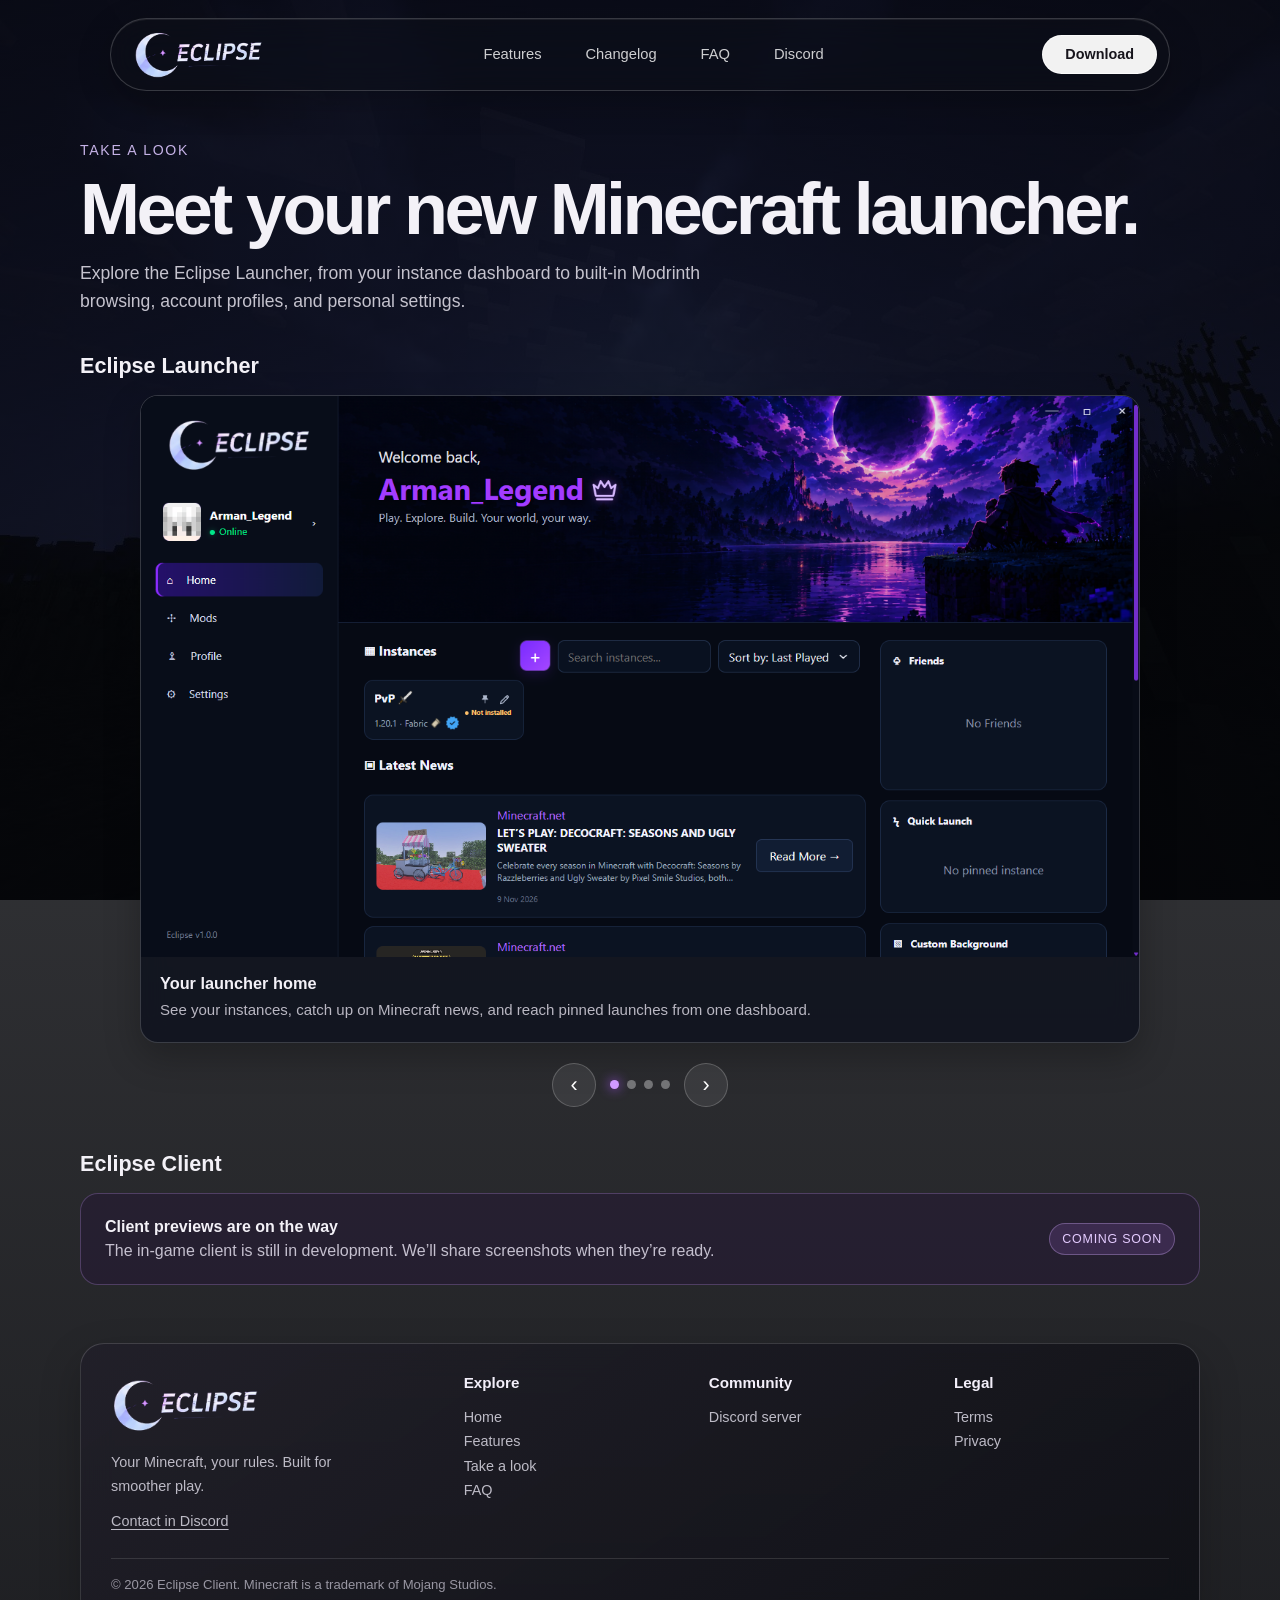
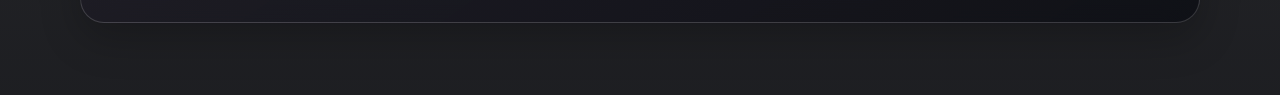
<file: look/index.html>
<!DOCTYPE html>
<html lang="en">
<head>
    <meta charset="UTF-8">
    <meta name="viewport" content="width=device-width, initial-scale=1.0">
    <meta name="theme-color" content="#08090d">
    <title>Take a look | Eclipse Client</title>
    <meta name="description" content="Explore the Eclipse Launcher: its home screen, Modrinth mod browser, profiles, and settings.">
    <link rel="canonical" href="https://eclipse-launcher.github.io/look/">
    <link rel="icon" type="image/png" href="/favicon.png">
    <script src="/analytics.js" defer></script>
    <style>
        * { box-sizing: border-box; }
        html { scrollbar-color: rgba(171,91,233,.82) rgba(20,18,29,.45); scrollbar-width: thin; }
        body { margin:0; min-height:100vh; padding:128px 24px 72px; color:#f3f1f7; font-family:"Segoe UI",Arial,sans-serif; background:linear-gradient(rgba(5,6,10,.76),rgba(5,6,10,.9)),url("../minecraft-2nd-eclipse-wallpaper.jpg") center/cover fixed; }
        .topbar { position:fixed; z-index:5; top:18px; left:50%; width:min(1060px,calc(100% - 64px)); min-height:64px; display:flex; align-items:center; justify-content:space-between; gap:22px; padding:8px 12px 8px 22px; border:1px solid rgba(255,255,255,.18); border-radius:999px; background:rgba(13,15,22,.52); backdrop-filter:blur(18px) saturate(135%); box-shadow:0 10px 34px rgba(0,0,0,.24); translate:-50% 0; animation:fade-in .8s ease-out both; }
        .brand img { display:block; width:132px; }
        nav { display:flex; gap:clamp(12px,2.2vw,30px); align-items:center; }
        nav a { color:#dedce5; font-size:.92rem; text-decoration:none; white-space:nowrap; }
        nav a:hover { color:#fff; }
        nav a { padding:10px 16px; border:1px solid transparent; border-radius:999px; transition:background 220ms,border-color 220ms,box-shadow 220ms; }
        nav a:hover,nav a:focus-visible { border-color:rgba(255,255,255,.28); background:linear-gradient(180deg,rgba(255,255,255,.19),rgba(255,255,255,.07)); box-shadow:inset 0 1px rgba(255,255,255,.15); }
        nav a[aria-current="page"] { padding:10px 16px; border:1px solid rgba(255,255,255,.32); border-radius:999px; background:linear-gradient(180deg,rgba(255,255,255,.2),rgba(255,255,255,.08)); color:#fff; }
        .download { padding:11px 22px; border-radius:999px; color:#17151c; background:#f5f4f7; font-size:.9rem; text-decoration:none; white-space:nowrap; }
        main { width:min(1120px,100%); margin:auto; }
        .eyebrow { color:#c5b2e6; letter-spacing:.12em; text-transform:uppercase; font-size:.88rem; animation:fade-up .7s .12s both; }
        h1 { margin:8px 0 12px; font-size:clamp(2.5rem,6vw,4.5rem); letter-spacing:-.05em; line-height:1.04; animation:fade-up .8s .24s both; }
        .intro { max-width:700px; margin:0 0 38px; color:#c5c3ce; font-size:1.1rem; line-height:1.6; animation:fade-up .8s .38s both; }
        h2 { margin:34px 0 16px; font-size:1.35rem; animation:fade-up .8s .5s both; }
        .gallery { width:min(100%,1000px); margin:0 auto; }
        figure { overflow:hidden; margin:0; border:1px solid rgba(255,255,255,.17); border-radius:18px; background:rgba(13,17,29,.8); backdrop-filter:blur(12px); box-shadow:0 14px 35px rgba(0,0,0,.25); animation:fade-up .9s .6s both; }
        figure img { display:block; width:100%; height:auto; max-height:66vh; object-fit:contain; background:#080b14; }
        figcaption { padding:17px 19px 20px; }
        figcaption strong { display:block; margin-bottom:6px; font-size:1.02rem; }
        figcaption span { color:#b9b7c2; line-height:1.5; font-size:.94rem; }
        .gallery-controls { display:flex; align-items:center; justify-content:center; gap:14px; margin:20px 0 44px; animation:fade-up .8s .75s both; }
        .gallery-controls button { display:grid; place-items:center; width:44px; height:44px; border:1px solid rgba(255,255,255,.2); border-radius:50%; color:#fff; background:rgba(255,255,255,.08); font-size:1.35rem; cursor:pointer; transition:background .25s,transform .25s; }
        .gallery-controls button:hover { background:rgba(174,100,230,.35); transform:scale(1.07); }
        .dots { display:flex; gap:8px; }
        .dots button { width:9px; height:9px; padding:0; border:0; background:rgba(255,255,255,.35); }
        .dots button[aria-current="true"] { background:#cf9bff; box-shadow:0 0 12px #a353f0; }
        .client { display:flex; justify-content:space-between; align-items:center; gap:18px; padding:24px; border:1px solid rgba(202,160,255,.25); border-radius:18px; background:rgba(37,25,53,.6); animation:fade-up .8s .9s both; }
        .client p { margin:6px 0 0; color:#c5c0cf; }
        .badge { flex:none; padding:8px 12px; border:1px solid rgba(214,180,255,.32); border-radius:999px; color:#e4ccff; background:rgba(159,100,213,.18); font-size:.78rem; text-transform:uppercase; letter-spacing:.06em; }
        .site-footer { width:min(1120px,100%); margin:58px auto 0; padding:30px; border:1px solid rgba(255,255,255,.16); border-radius:24px; background:linear-gradient(145deg,rgba(33,31,41,.82),rgba(14,15,21,.88)); backdrop-filter:blur(16px); }
        .footer-grid { display:grid; grid-template-columns:1.5fr 1fr 1fr; gap:30px; }
        .site-footer h2 { margin:0 0 14px; font-size:.95rem; }
        .site-footer p,.site-footer a { color:#bdbbc6; font-size:.9rem; line-height:1.7; }
        .site-footer p { max-width:280px; margin:0 0 10px; }
        .site-footer a { display:block; width:fit-content; text-decoration:none; }
        .site-footer .contact-link { text-decoration:underline; text-underline-offset:3px; }
        .footer-brand { display:block; width:150px; height:auto; margin:0 0 14px; }
        .footer-bottom { margin-top:25px; padding-top:18px; border-top:1px solid rgba(255,255,255,.12); color:#9997a3; font-size:.82rem; }
        @keyframes fade-up { from{opacity:0;transform:translateY(14px)} to{opacity:1;transform:translateY(0)} }
        @keyframes fade-in { from{opacity:0} to{opacity:1} }
        @media(max-width:700px){ body{padding:140px 16px 50px;background-attachment:scroll}.topbar{top:10px;width:calc(100% - 24px);padding:9px 12px;border-radius:22px;flex-wrap:wrap;gap:10px}.brand img{width:108px}.download{padding:10px 16px;font-size:.82rem}nav{order:3;width:100%;justify-content:space-between;gap:8px}nav a{font-size:.78rem}.client{align-items:flex-start;flex-direction:column}figure img{max-height:none}.site-footer{padding:22px}.footer-grid{grid-template-columns:1fr 1fr;gap:22px} }
    </style>
    <link rel="stylesheet" href="/footer.css">
    <link rel="stylesheet" href="/navigation.css">
</head>
<body>
    <header class="topbar">
        <a class="brand" href="/" aria-label="Eclipse home"><img src="../EclipseLogo+Name397x165.png" alt="Eclipse"></a>
        <nav aria-label="Main navigation"><a href="/features/">Features</a><a href="/#changelog">Changelog</a><a href="/faq/">FAQ</a><a href="https://discord.gg/acwwts2SWt" target="_blank" rel="noopener noreferrer">Discord</a></nav>
        <a class="download" href="/#download">Download</a>
    </header>
    <main>
        <p class="eyebrow">Take a look</p>
        <h1>Meet your new Minecraft launcher.</h1>
        <p class="intro">Explore the Eclipse Launcher, from your instance dashboard to built-in Modrinth browsing, account profiles, and personal settings.</p>
        <section aria-labelledby="launcher-title">
            <h2 id="launcher-title">Eclipse Launcher</h2>
            <div class="gallery" aria-live="polite">
                <figure><img id="preview-image" src="launcher/home-page.png" alt="Eclipse Launcher home screen with Minecraft news, instances, friends, and quick launch panels"><figcaption><strong id="preview-title">Your launcher home</strong><span id="preview-caption">See your instances, catch up on Minecraft news, and reach pinned launches from one dashboard.</span></figcaption></figure>
                <div class="gallery-controls" aria-label="Screenshot navigation"><button type="button" id="previous" aria-label="Previous screenshot">‹</button><div class="dots" id="dots"></div><button type="button" id="next" aria-label="Next screenshot">›</button></div>
            </div>
        </section>
        <section aria-labelledby="client-title">
            <h2 id="client-title">Eclipse Client</h2>
            <div class="client"><div><strong>Client previews are on the way</strong><p>The in-game client is still in development. We’ll share screenshots when they’re ready.</p></div><span class="badge">Coming soon</span></div>
        </section>
    </main>
    <footer class="site-footer"><div class="footer-grid"><section><img class="footer-brand" src="/EclipseLogo+Name397x165.png" alt="Eclipse Client"><p>Your Minecraft, your rules. Built for smoother play.</p><a class="contact-link" href="https://discord.gg/acwwts2SWt" target="_blank" rel="noopener noreferrer">Contact in Discord</a></section><section><h2>Explore</h2><a href="/">Home</a><a href="/features/">Features</a><a href="/look/">Take a look</a><a href="/faq/">FAQ</a></section><section><h2>Community</h2><a href="https://discord.gg/acwwts2SWt" target="_blank" rel="noopener noreferrer">Discord server</a></section><section><h2>Legal</h2><a href="/terms/">Terms</a><a href="/privacy/">Privacy</a></section></div><div class="footer-bottom">© 2026 Eclipse Client. Minecraft is a trademark of Mojang Studios.</div></footer>
    <script>
        const previews = [
            ["launcher/home-page.png", "Your launcher home", "See your instances, catch up on Minecraft news, and reach pinned launches from one dashboard.", "Eclipse Launcher home screen with Minecraft news, instances, friends, and quick launch panels"],
            ["launcher/modrinthModInstalling-page.png", "Browse with Modrinth", "Find mods, resource packs, and shaders matched to the selected instance.", "Eclipse Launcher Modrinth browser showing mod search results for a selected Minecraft instance"],
            ["launcher/profile-page.png", "Profiles and skins", "Manage player profiles, keep account notes, and view skins in one place.", "Eclipse Launcher profiles and accounts page with account notes and a skin viewer"],
            ["launcher/settings-page.png", "Make it yours", "Adjust launcher preferences and see playtime totals and instance-by-instance breakdowns.", "Eclipse Launcher settings page showing playtime tracking and Minecraft news preferences"]
        ];
        let current = 0;
        let isAnimating = false;
        const dots = document.getElementById("dots");
        const updateDots = () => [...dots.children].forEach((dot, i) => dot.setAttribute("aria-current", String(i === current)));
        const show = async (index) => {
            if (isAnimating) return;
            const direction = index >= current ? 1 : -1;
            const nextIndex = (index + previews.length) % previews.length;
            if (nextIndex === current) return;
            isAnimating = true;
            const [src, title, caption, alt] = previews[nextIndex];
            const image = document.getElementById("preview-image");
            const incoming = new Image();
            incoming.src = src;
            try { await incoming.decode(); } catch {}
            image.getAnimations().forEach((animation) => animation.cancel());
            await image.animate(
                [{ opacity: 1, transform: "translateX(0)" }, { opacity: 0, transform: `translateX(${-direction * 56}px)` }],
                { duration: 260, easing: "cubic-bezier(.4,0,1,1)" }
            ).finished;
                image.src = src;
                image.alt = alt;
                document.getElementById("preview-title").textContent = title;
                document.getElementById("preview-caption").textContent = caption;
                image.getAnimations().forEach((animation) => animation.cancel());
                await image.animate(
                    [{ opacity: 0, transform: `translateX(${direction * 56}px)` }, { opacity: 1, transform: "translateX(0)" }],
                    { duration: 520, easing: "cubic-bezier(.22,1,.36,1)" }
                ).finished;
            current = nextIndex;
            updateDots();
            isAnimating = false;
        };
        previews.forEach((_, i) => { const dot = document.createElement("button"); dot.type = "button"; dot.setAttribute("aria-label", `Show screenshot ${i + 1}`); dot.addEventListener("click", () => show(i)); dots.append(dot); });
        document.getElementById("previous").addEventListener("click", () => show(current - 1));
        document.getElementById("next").addEventListener("click", () => show(current + 1));
        updateDots();
    </script>
</body>
</html>
</file>
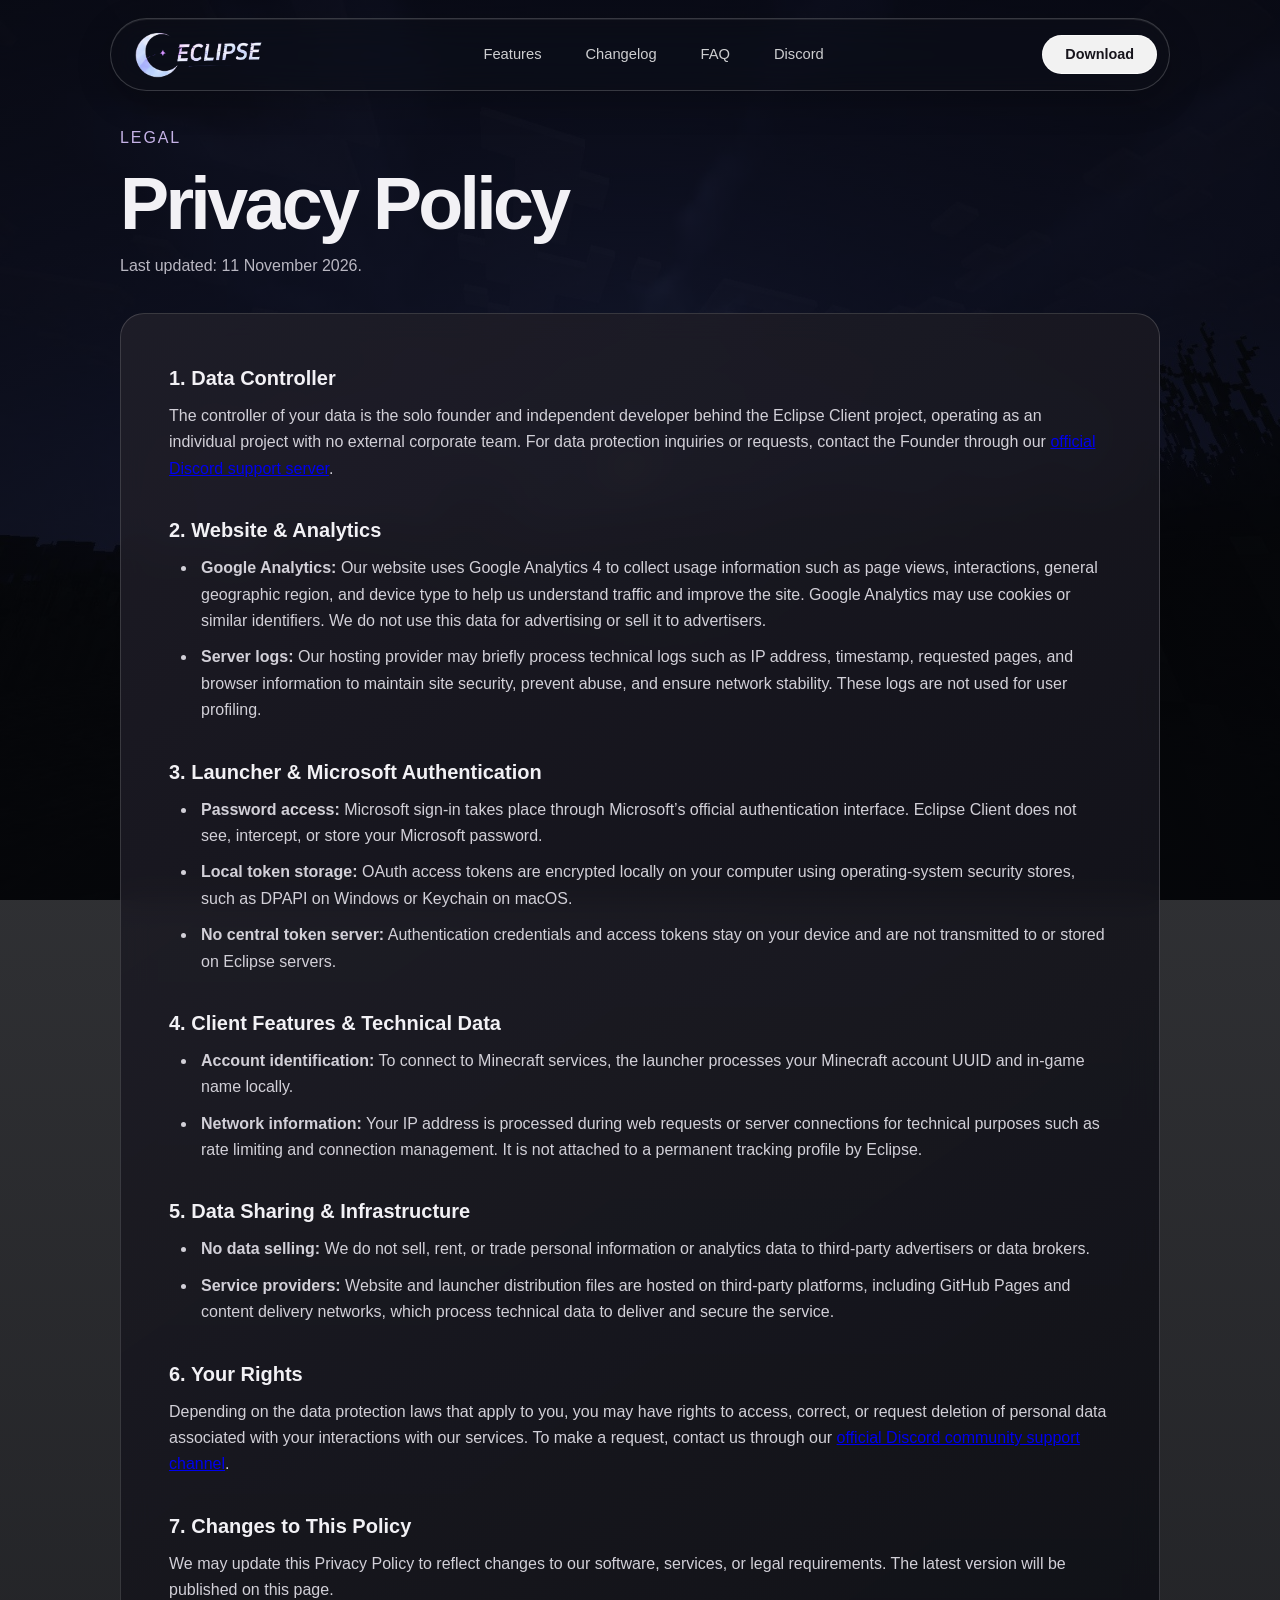
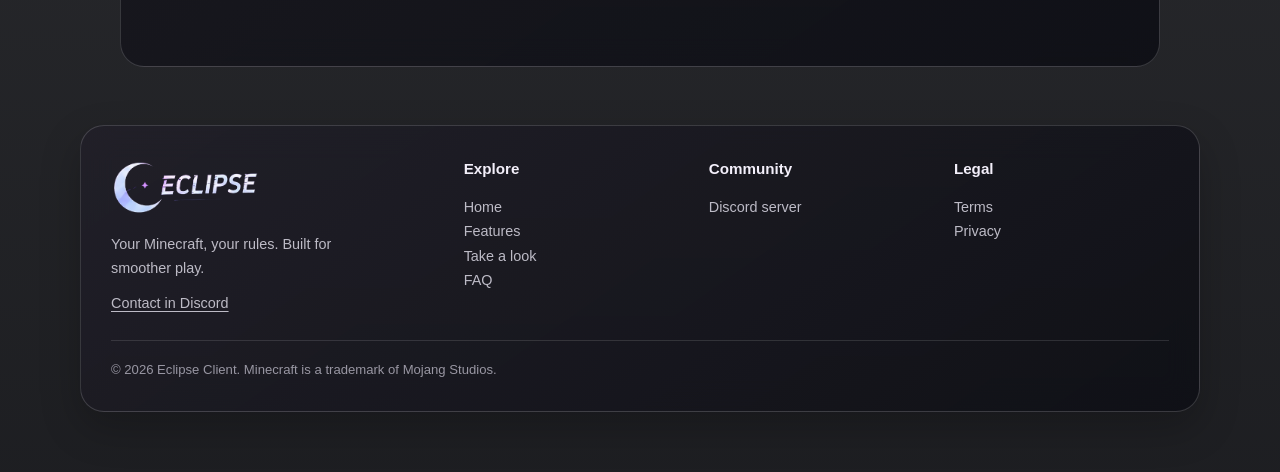
<file: privacy/index.html>
<!DOCTYPE html><html lang="en"><head>
<meta charset="UTF-8"><meta name="viewport" content="width=device-width, initial-scale=1"><meta name="theme-color" content="#08090d">
<title>Privacy Policy | Eclipse Client</title><meta name="description" content="Learn how Eclipse Client handles website and launcher data."><link rel="canonical" href="https://eclipse-launcher.github.io/privacy/"><link rel="icon" href="/favicon.png"><script src="/analytics.js" defer></script>
<style>
*{box-sizing:border-box}html{scrollbar-color:rgba(171,91,233,.82) rgba(20,18,29,.45);scrollbar-width:thin}body{margin:0;padding:125px 24px 60px;color:#f2f1f5;font:16px/1.65 "Segoe UI",Arial,sans-serif;background:linear-gradient(rgba(5,6,10,.78),rgba(5,6,10,.9)),url("../minecraft-2nd-eclipse-wallpaper.jpg") center/cover fixed}.topbar{position:fixed;z-index:5;top:18px;left:50%;width:min(1060px,calc(100% - 64px));min-height:64px;display:flex;align-items:center;justify-content:space-between;gap:22px;padding:8px 12px 8px 22px;border:1px solid rgba(255,255,255,.18);border-radius:999px;background:rgba(13,15,22,.52);backdrop-filter:blur(18px) saturate(135%);translate:-50% 0}.brand img{width:132px;display:block}nav{display:flex;align-items:center;gap:clamp(8px,1.4vw,20px)}nav a{padding:10px 12px;border:1px solid transparent;border-radius:999px;color:#dedce5;text-decoration:none;white-space:nowrap}nav a:hover{border-color:rgba(255,255,255,.28);background:rgba(255,255,255,.12);color:#fff}.download{padding:11px 20px;border-radius:999px;background:#f5f4f7;color:#17151c;text-decoration:none;white-space:nowrap}.page{width:min(100%,1040px);margin:auto}.eyebrow{color:#c5b2e6;letter-spacing:.12em;text-transform:uppercase}h1{margin:8px 0 10px;font-size:clamp(2.7rem,6vw,4.6rem);line-height:1.05;letter-spacing:-.05em}.updated{color:#b9b7c2;margin:0 0 34px}.policy{padding:clamp(22px,4vw,48px);border:1px solid rgba(255,255,255,.16);border-radius:24px;background:linear-gradient(145deg,rgba(33,31,41,.86),rgba(14,15,21,.9));backdrop-filter:blur(14px)}h2{margin:32px 0 8px;font-size:1.25rem}h2:first-child{margin-top:0}p{margin:0 0 14px;color:#d2d0d8}ul{margin:0 0 18px;padding-left:28px}li{padding-left:4px;margin:0 0 10px;color:#d2d0d8}.site-footer{width:min(100%,1040px);margin:38px auto 0;padding:26px;border:1px solid rgba(255,255,255,.16);border-radius:22px;background:rgba(18,18,24,.82)}.footer-brand{width:150px}.site-footer a{color:#c8c4d0;text-decoration:none}.contact-link{text-decoration:underline!important}.footer-grid{display:grid;grid-template-columns:1.5fr 1fr 1fr 1fr;gap:24px}.site-footer p,.site-footer span{color:#aaa8b2;font-size:.9rem}.site-footer h2{font-size:.95rem}.footline{margin-top:20px;padding-top:14px;border-top:1px solid #ffffff22;color:#9997a3;font-size:.82rem}@media(max-width:700px){body{padding:140px 16px 40px;background-attachment:scroll}.topbar{top:10px;width:calc(100% - 24px);padding:9px 12px;border-radius:22px;flex-wrap:wrap;gap:8px}.brand img{width:108px}nav{order:3;width:100%;justify-content:space-between}nav a{font-size:.78rem;padding:8px}.download{padding:9px 14px;font-size:.82rem}.footer-grid{grid-template-columns:1fr 1fr}.site-footer{padding:20px}}
</style><link rel="stylesheet" href="/footer.css"><link rel="stylesheet" href="/navigation.css"></head><body>
<header class="topbar"><a class="nav-brand" href="/" aria-label="Eclipse home"><img src="/EclipseLogo+Name397x165.png" alt="Eclipse Client"></a><nav class="nav-links" aria-label="Main navigation"><a href="/features/">Features</a><a href="/#changelog">Changelog</a><a href="/faq/">FAQ</a><a href="https://discord.gg/acwwts2SWt" target="_blank" rel="noopener noreferrer">Discord</a></nav><a class="nav-download" href="/#download">Download</a></header>
<main class="page"><p class="eyebrow">Legal</p><h1>Privacy Policy</h1><p class="updated">Last updated: 11 November 2026.</p>
<article class="policy">
<h2>1. Data Controller</h2><p>The controller of your data is the solo founder and independent developer behind the Eclipse Client project, operating as an individual project with no external corporate team. For data protection inquiries or requests, contact the Founder through our <a href="https://discord.gg/acwwts2SWt">official Discord support server</a>.</p>
<h2>2. Website &amp; Analytics</h2><ul><li><strong>Google Analytics:</strong> Our website uses Google Analytics 4 to collect usage information such as page views, interactions, general geographic region, and device type to help us understand traffic and improve the site. Google Analytics may use cookies or similar identifiers. We do not use this data for advertising or sell it to advertisers.</li><li><strong>Server logs:</strong> Our hosting provider may briefly process technical logs such as IP address, timestamp, requested pages, and browser information to maintain site security, prevent abuse, and ensure network stability. These logs are not used for user profiling.</li></ul>
<h2>3. Launcher &amp; Microsoft Authentication</h2><ul><li><strong>Password access:</strong> Microsoft sign-in takes place through Microsoft’s official authentication interface. Eclipse Client does not see, intercept, or store your Microsoft password.</li><li><strong>Local token storage:</strong> OAuth access tokens are encrypted locally on your computer using operating-system security stores, such as DPAPI on Windows or Keychain on macOS.</li><li><strong>No central token server:</strong> Authentication credentials and access tokens stay on your device and are not transmitted to or stored on Eclipse servers.</li></ul>
<h2>4. Client Features &amp; Technical Data</h2><ul><li><strong>Account identification:</strong> To connect to Minecraft services, the launcher processes your Minecraft account UUID and in-game name locally.</li><li><strong>Network information:</strong> Your IP address is processed during web requests or server connections for technical purposes such as rate limiting and connection management. It is not attached to a permanent tracking profile by Eclipse.</li></ul>
<h2>5. Data Sharing &amp; Infrastructure</h2><ul><li><strong>No data selling:</strong> We do not sell, rent, or trade personal information or analytics data to third-party advertisers or data brokers.</li><li><strong>Service providers:</strong> Website and launcher distribution files are hosted on third-party platforms, including GitHub Pages and content delivery networks, which process technical data to deliver and secure the service.</li></ul>
<h2>6. Your Rights</h2><p>Depending on the data protection laws that apply to you, you may have rights to access, correct, or request deletion of personal data associated with your interactions with our services. To make a request, contact us through our <a href="https://discord.gg/acwwts2SWt">official Discord community support channel</a>.</p>
<h2>7. Changes to This Policy</h2><p>We may update this Privacy Policy to reflect changes to our software, services, or legal requirements. The latest version will be published on this page.</p>
</article></main>
<footer class="site-footer"><div class="footer-grid"><section><img class="footer-brand" src="/EclipseLogo+Name397x165.png" alt="Eclipse Client"><p>Your Minecraft, your rules. Built for smoother play.</p><a class="contact-link" href="https://discord.gg/acwwts2SWt">Contact in Discord</a></section><section><h2>Explore</h2><a href="/">Home</a><a href="/features/">Features</a><a href="/look/">Take a look</a><a href="/faq/">FAQ</a></section><section><h2>Community</h2><a href="https://discord.gg/acwwts2SWt">Discord server</a></section><section><h2>Legal</h2><a href="/terms/">Terms</a><a href="/privacy/">Privacy</a></section></div><div class="footer-bottom">© 2026 Eclipse Client. Minecraft is a trademark of Mojang Studios.</div></footer>
</body></html>
</file>
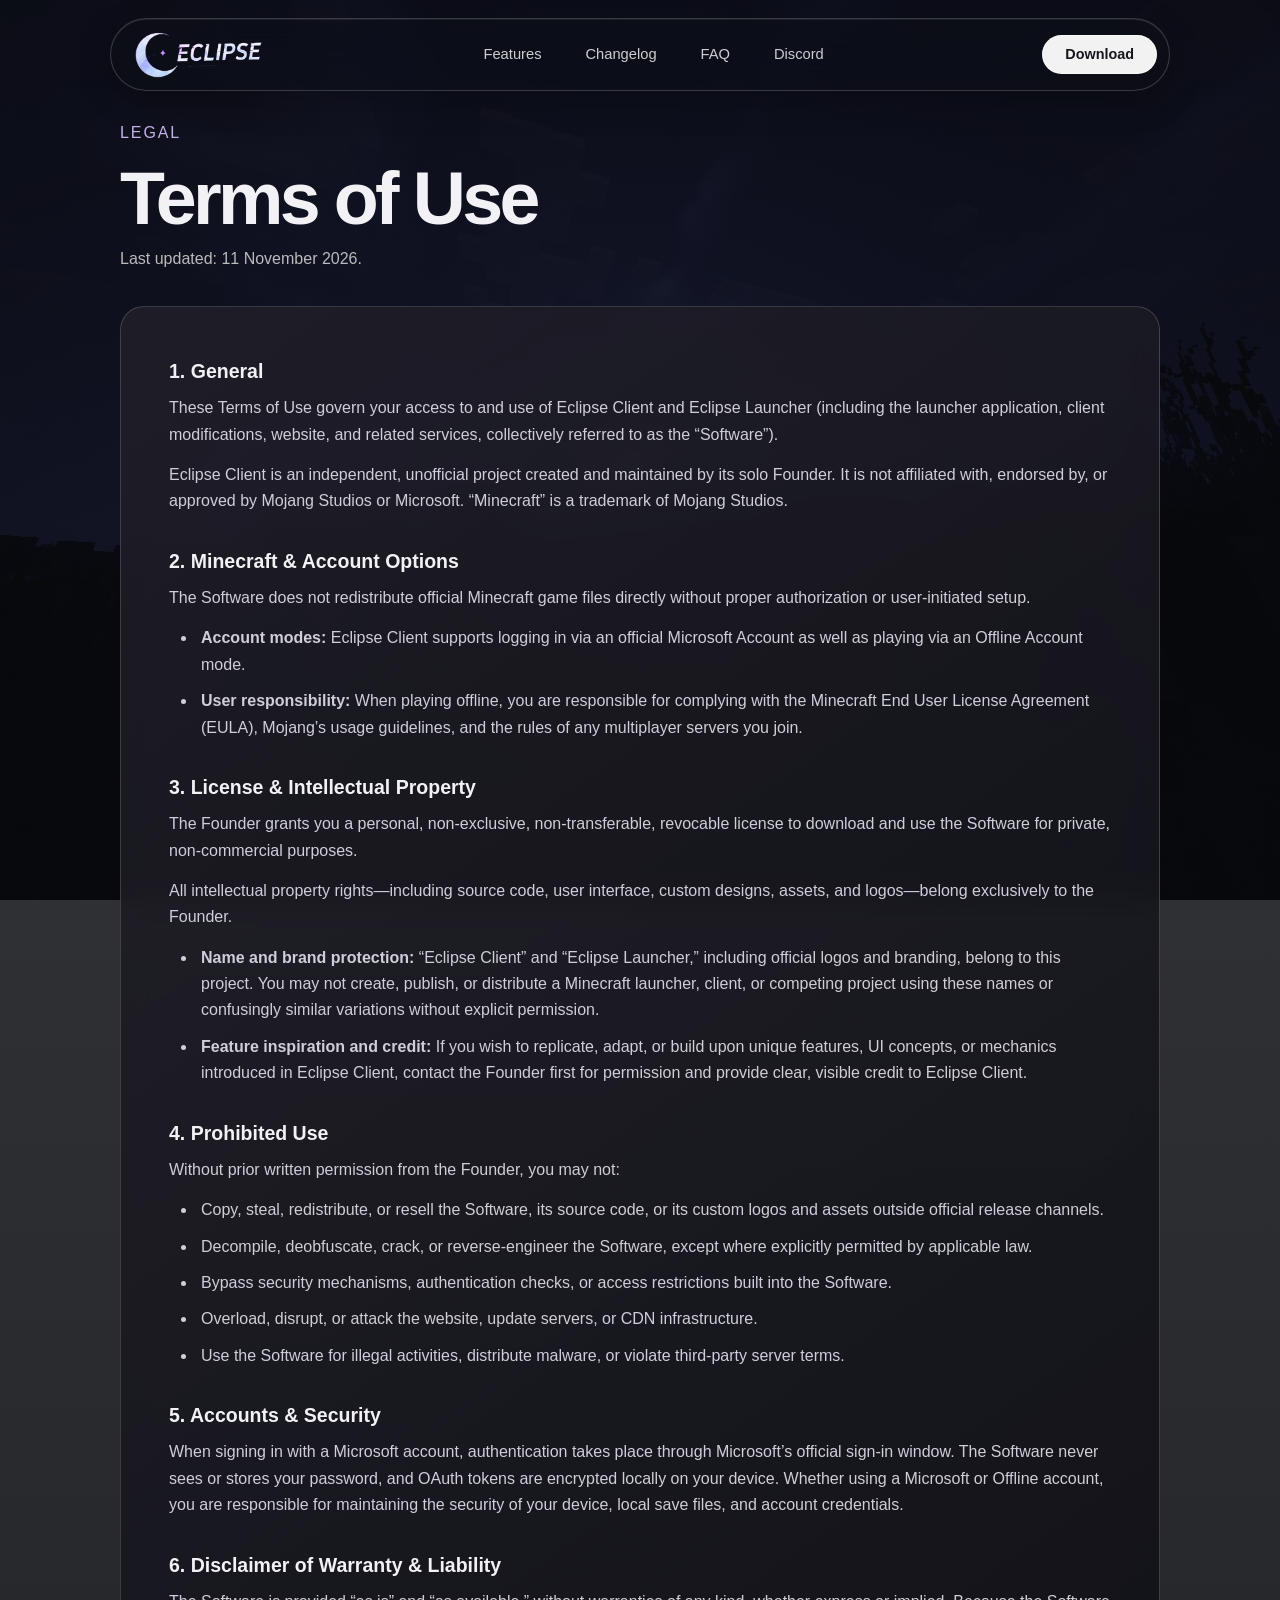
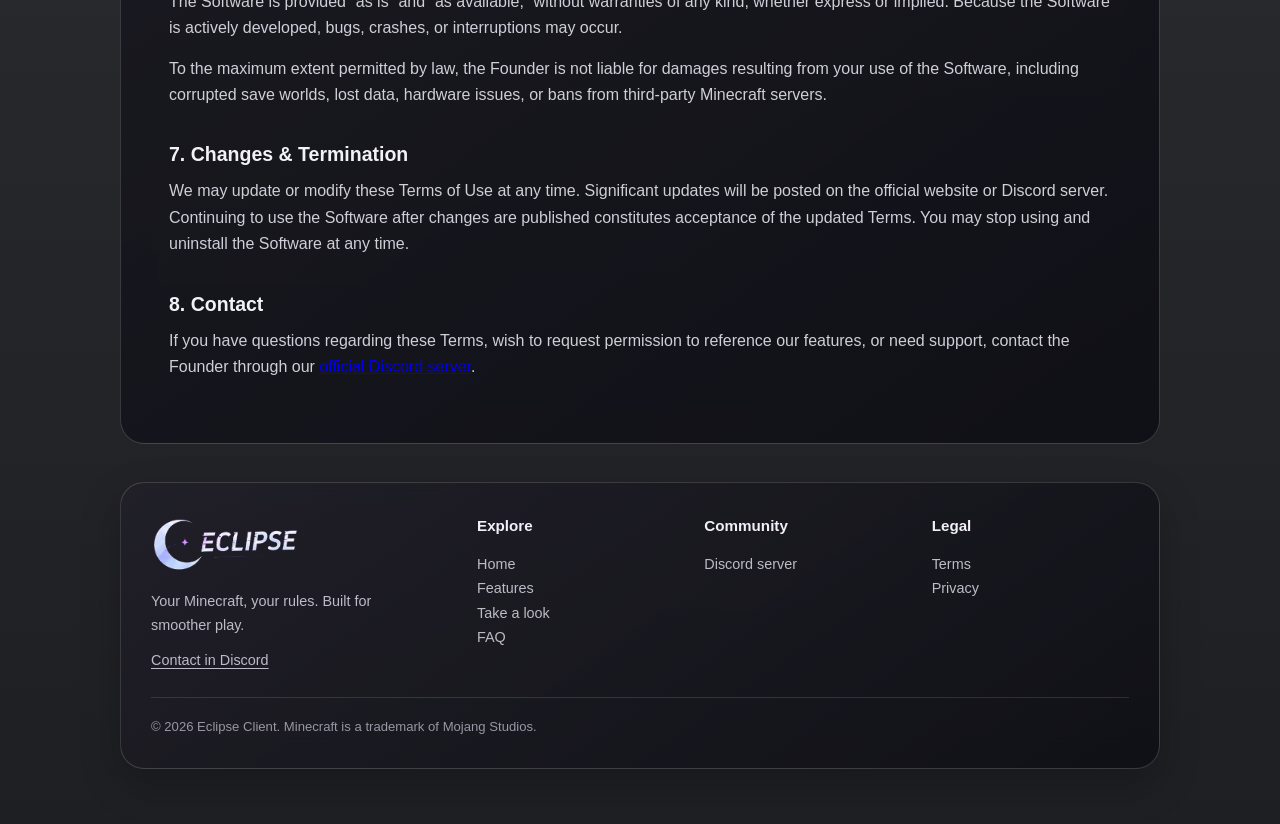
<file: terms/index.html>
<!doctype html><html lang="en"><head><meta charset="utf-8"><meta name="viewport" content="width=device-width, initial-scale=1"><meta name="theme-color" content="#08090d"><title>Terms of Use | Eclipse Client</title><meta name="description" content="Terms governing use of Eclipse Client and Eclipse Launcher."><link rel="canonical" href="https://eclipse-launcher.github.io/terms/"><link rel="icon" href="/favicon.png"><link rel="stylesheet" href="/footer.css"><script src="/analytics.js" defer></script><style>
*{box-sizing:border-box}body{margin:0;padding:120px 24px 55px;color:#f2f1f5;font:16px/1.65 "Segoe UI",Arial,sans-serif;background:linear-gradient(#08090dcc,#08090de8),url("../minecraft-2nd-eclipse-wallpaper.jpg") center/cover fixed}.topbar{position:fixed;z-index:5;top:18px;left:50%;width:min(1060px,calc(100% - 64px));display:flex;align-items:center;justify-content:space-between;gap:18px;padding:10px 18px;border:1px solid #ffffff2e;border-radius:999px;background:#11131bbd;backdrop-filter:blur(18px);translate:-50% 0}.topbar img{width:132px}nav{display:flex;gap:10px}nav a,.dl{padding:9px 13px;border-radius:999px;color:#eee;text-decoration:none}nav a:hover{background:#ffffff20}.dl{background:#f5f4f7;color:#17151c}.page{width:min(100%,1040px);margin:auto}h1{font-size:clamp(2.7rem,6vw,4.6rem);line-height:1.05;letter-spacing:-.05em;margin:8px 0}.eyebrow{color:#c5b2e6;letter-spacing:.12em;text-transform:uppercase}.updated{color:#bbb;margin-bottom:34px}.terms{padding:clamp(24px,4vw,48px);border:1px solid #ffffff2b;border-radius:24px;background:linear-gradient(145deg,#211f29dc,#0e0f15e8);backdrop-filter:blur(14px)}h2{font-size:1.22rem;margin:30px 0 8px}h2:first-child{margin-top:0}p,li{color:#d0ced8}p{margin:0 0 14px}ul{padding-left:28px;margin:8px 0 18px}li{padding-left:4px;margin-bottom:10px}.legal-foot{width:min(100%,1040px);margin:38px auto 0}@media(max-width:700px){body{padding:145px 16px 40px;background-attachment:scroll}.topbar{top:10px;width:calc(100% - 24px);flex-wrap:wrap;border-radius:22px;padding:9px 12px}.topbar img{width:108px}nav{order:3;width:100%;justify-content:space-between;gap:2px}nav a{font-size:.78rem;padding:8px}.dl{font-size:.82rem;padding:9px 14px}}
</style><link rel="stylesheet" href="/navigation.css"></head><body><header class="topbar"><a class="nav-brand" href="/" aria-label="Eclipse home"><img src="/EclipseLogo+Name397x165.png" alt="Eclipse Client"></a><nav class="nav-links" aria-label="Main navigation"><a href="/features/">Features</a><a href="/#changelog">Changelog</a><a href="/faq/">FAQ</a><a href="https://discord.gg/acwwts2SWt" target="_blank" rel="noopener noreferrer">Discord</a></nav><a class="nav-download" href="/#download">Download</a></header>
<main class="page"><p class="eyebrow">Legal</p><h1>Terms of Use</h1><p class="updated">Last updated: 11 November 2026.</p><article class="terms">
<h2>1. General</h2><p>These Terms of Use govern your access to and use of Eclipse Client and Eclipse Launcher (including the launcher application, client modifications, website, and related services, collectively referred to as the “Software”).</p><p>Eclipse Client is an independent, unofficial project created and maintained by its solo Founder. It is not affiliated with, endorsed by, or approved by Mojang Studios or Microsoft. “Minecraft” is a trademark of Mojang Studios.</p>
<h2>2. Minecraft &amp; Account Options</h2><p>The Software does not redistribute official Minecraft game files directly without proper authorization or user-initiated setup.</p><ul><li><strong>Account modes:</strong> Eclipse Client supports logging in via an official Microsoft Account as well as playing via an Offline Account mode.</li><li><strong>User responsibility:</strong> When playing offline, you are responsible for complying with the Minecraft End User License Agreement (EULA), Mojang’s usage guidelines, and the rules of any multiplayer servers you join.</li></ul>
<h2>3. License &amp; Intellectual Property</h2><p>The Founder grants you a personal, non-exclusive, non-transferable, revocable license to download and use the Software for private, non-commercial purposes.</p><p>All intellectual property rights—including source code, user interface, custom designs, assets, and logos—belong exclusively to the Founder.</p><ul><li><strong>Name and brand protection:</strong> “Eclipse Client” and “Eclipse Launcher,” including official logos and branding, belong to this project. You may not create, publish, or distribute a Minecraft launcher, client, or competing project using these names or confusingly similar variations without explicit permission.</li><li><strong>Feature inspiration and credit:</strong> If you wish to replicate, adapt, or build upon unique features, UI concepts, or mechanics introduced in Eclipse Client, contact the Founder first for permission and provide clear, visible credit to Eclipse Client.</li></ul>
<h2>4. Prohibited Use</h2><p>Without prior written permission from the Founder, you may not:</p><ul><li>Copy, steal, redistribute, or resell the Software, its source code, or its custom logos and assets outside official release channels.</li><li>Decompile, deobfuscate, crack, or reverse-engineer the Software, except where explicitly permitted by applicable law.</li><li>Bypass security mechanisms, authentication checks, or access restrictions built into the Software.</li><li>Overload, disrupt, or attack the website, update servers, or CDN infrastructure.</li><li>Use the Software for illegal activities, distribute malware, or violate third-party server terms.</li></ul>
<h2>5. Accounts &amp; Security</h2><p>When signing in with a Microsoft account, authentication takes place through Microsoft’s official sign-in window. The Software never sees or stores your password, and OAuth tokens are encrypted locally on your device. Whether using a Microsoft or Offline account, you are responsible for maintaining the security of your device, local save files, and account credentials.</p>
<h2>6. Disclaimer of Warranty &amp; Liability</h2><p>The Software is provided “as is” and “as available,” without warranties of any kind, whether express or implied. Because the Software is actively developed, bugs, crashes, or interruptions may occur.</p><p>To the maximum extent permitted by law, the Founder is not liable for damages resulting from your use of the Software, including corrupted save worlds, lost data, hardware issues, or bans from third-party Minecraft servers.</p>
<h2>7. Changes &amp; Termination</h2><p>We may update or modify these Terms of Use at any time. Significant updates will be posted on the official website or Discord server. Continuing to use the Software after changes are published constitutes acceptance of the updated Terms. You may stop using and uninstall the Software at any time.</p>
<h2>8. Contact</h2><p>If you have questions regarding these Terms, wish to request permission to reference our features, or need support, contact the Founder through our <a href="https://discord.gg/acwwts2SWt">official Discord server</a>.</p></article></main>
<footer class="site-footer legal-foot"><div class="footer-grid"><section><img class="footer-brand" src="/EclipseLogo+Name397x165.png" alt="Eclipse Client"><p>Your Minecraft, your rules. Built for smoother play.</p><a class="contact-link" href="https://discord.gg/acwwts2SWt">Contact in Discord</a></section><section><h2>Explore</h2><a href="/">Home</a><a href="/features/">Features</a><a href="/look/">Take a look</a><a href="/faq/">FAQ</a></section><section><h2>Community</h2><a href="https://discord.gg/acwwts2SWt">Discord server</a></section><section><h2>Legal</h2><a href="/terms/">Terms</a><a href="/privacy/">Privacy</a></section></div><div class="footer-bottom">© 2026 Eclipse Client. Minecraft is a trademark of Mojang Studios.</div></footer></body></html>
</file>
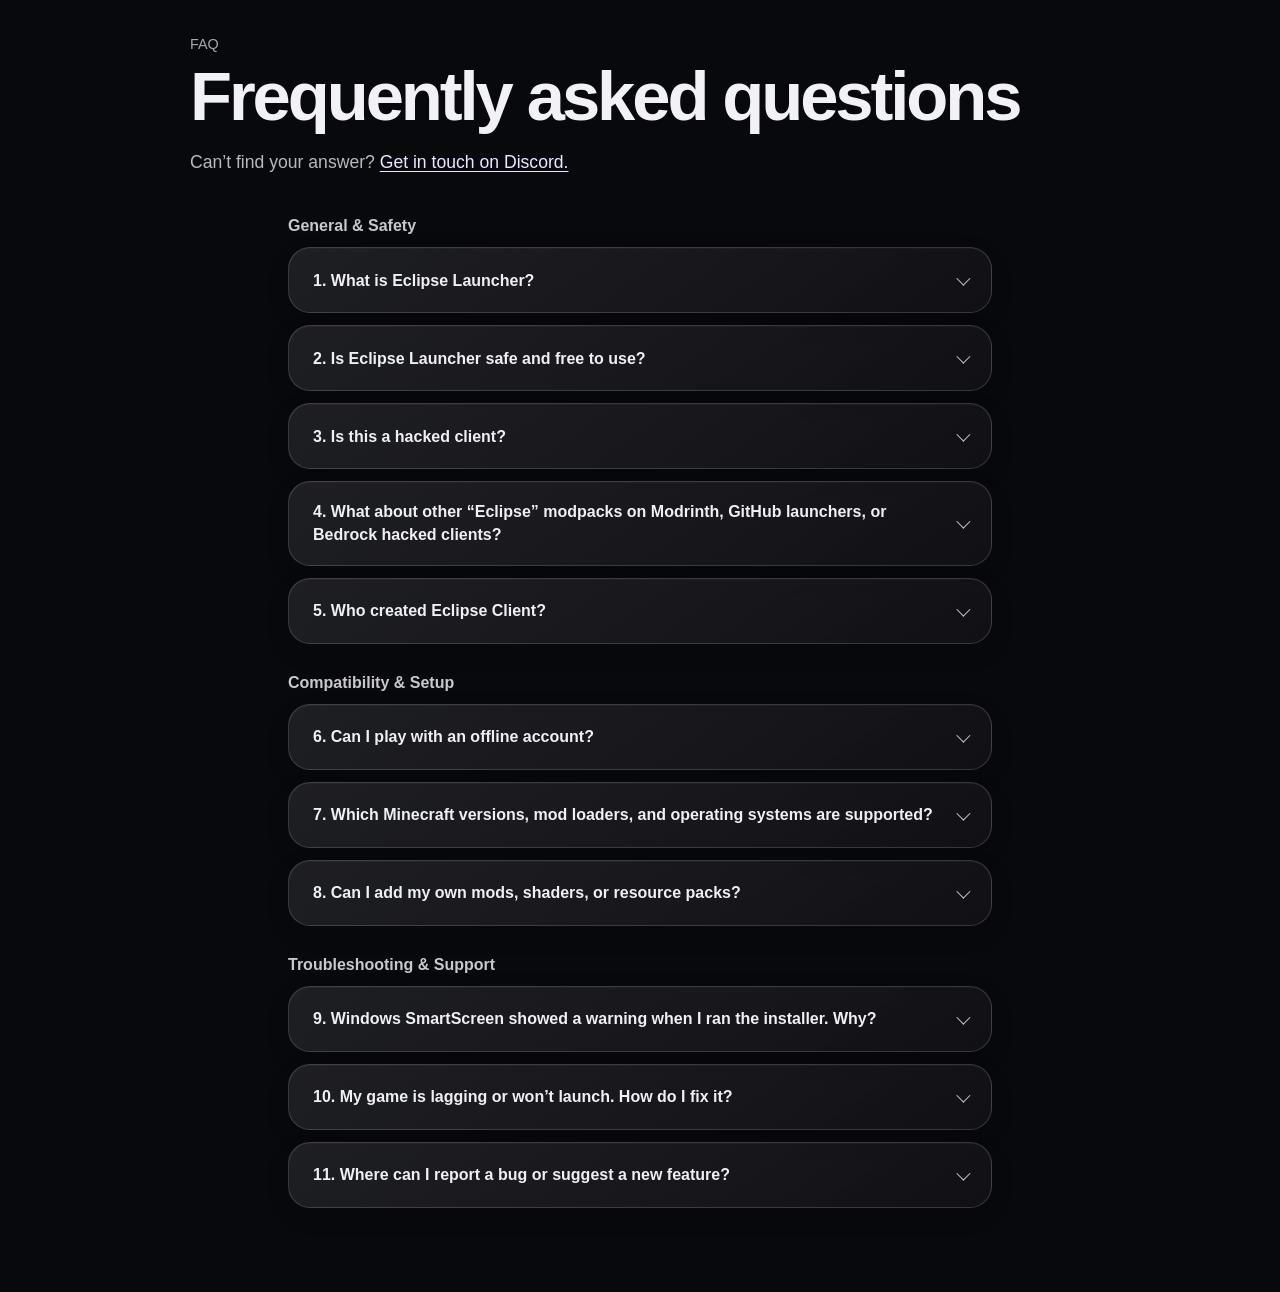
<file: faq.html>
<!DOCTYPE html>
<html lang="en">
<head>
    <meta charset="UTF-8">
    <meta name="viewport" content="width=device-width, initial-scale=1.0">
    <meta name="theme-color" content="#08090d">
    <title>FAQ | Eclipse Client</title>
    <meta name="description" content="Answers to common questions about Eclipse Client, setup, compatibility, safety, and support.">
    <link rel="icon" type="image/png" sizes="192x192" href="/favicon.png">
    <link rel="shortcut icon" href="/favicon.png">
    <style>
        * { box-sizing: border-box; }
        html { min-height: 100%; scroll-behavior: smooth; }
        body {
            min-height: 100vh;
            margin: 0;
            padding: 36px 24px 72px;
            color: #f2f1f5;
            background: #08090d;
            font-family: "Segoe UI", Arial, sans-serif;
        }
        .page { width: min(100%, 900px); margin: 0 auto; }
        .eyebrow { margin: 0 0 8px; color: #a7a6b1; font-size: 0.9rem; }
        h1 { margin: 0; font-size: clamp(2.4rem, 7vw, 4.3rem); font-weight: 650; letter-spacing: -0.045em; line-height: 1.08; }
        .intro { margin: 18px 0 44px; color: #b9b8c2; font-size: 1.1rem; }
        .intro a { color: #eee7ff; text-underline-offset: 3px; }
        .faq-list { width: min(100%, 704px); margin: 0 auto; }
        .group-title { margin: 30px 0 12px; color: #c9c7d0; font-size: 1rem; font-weight: 650; }
        .faq-item {
            margin: 0 0 12px;
            overflow: hidden;
            border: 1px solid rgba(255, 255, 255, 0.16);
            border-radius: 22px;
            background: linear-gradient(145deg, rgba(34, 34, 39, 0.88), rgba(18, 18, 22, 0.94));
            box-shadow: inset 0 1px rgba(255, 255, 255, 0.035), 0 8px 22px rgba(0, 0, 0, 0.15);
            transition: border-color 220ms ease, background 220ms ease;
        }
        .faq-item[open] { border-color: rgba(211, 190, 255, 0.35); background: linear-gradient(145deg, rgba(37, 35, 43, 0.96), rgba(18, 18, 22, 0.98)); }
        summary {
            position: relative;
            display: flex;
            align-items: center;
            justify-content: space-between;
            gap: 20px;
            min-height: 64px;
            padding: 18px 24px;
            color: #f0eff3;
            font-size: 1rem;
            font-weight: 650;
            line-height: 1.45;
            list-style: none;
            cursor: pointer;
        }
        summary::-webkit-details-marker { display: none; }
        summary::after {
            width: 9px;
            height: 9px;
            flex: 0 0 9px;
            border-right: 1.5px solid #c8c6d0;
            border-bottom: 1.5px solid #c8c6d0;
            content: "";
            transform: rotate(45deg) translateY(-2px);
            transition: transform 220ms ease;
        }
        .faq-item[open] summary::after { transform: rotate(225deg) translate(-2px, -1px); }
        summary:focus-visible { outline: 2px solid #d5bcff; outline-offset: -4px; border-radius: 20px; }
        .answer { padding: 0 24px 22px; color: #bdbbc5; font-size: 0.98rem; line-height: 1.65; }
        .answer p { margin: 0 0 14px; }
        .answer p:last-child { margin-bottom: 0; }
        .answer a { color: #e2d3ff; text-underline-offset: 3px; }
        code { padding: 2px 6px; border-radius: 5px; background: rgba(255,255,255,.09); color: #e8e5ed; font: 0.9em ui-monospace, Consolas, monospace; }
        @media (max-width: 600px) {
            body { padding: 26px 16px 48px; }
            .intro { margin-bottom: 30px; }
            summary { padding: 16px 18px; font-size: 0.95rem; }
            .answer { padding: 0 18px 20px; font-size: 0.94rem; }
            .faq-item { border-radius: 18px; }
        }
    </style>
</head>
<body>
    <main class="page">
        <p class="eyebrow">FAQ</p>
        <h1>Frequently asked questions</h1>
        <p class="intro">Can’t find your answer? <a href="https://discord.gg/acwwts2SWt" target="_blank" rel="noopener noreferrer">Get in touch on Discord.</a></p>

        <section class="faq-list" aria-label="Frequently asked questions">
            <h2 class="group-title">General &amp; Safety</h2>
            <details class="faq-item">
                <summary>1. What is Eclipse Launcher?</summary>
                <div class="answer"><p>Eclipse is a lightweight, custom Minecraft: Java Edition launcher and client modpack designed for speed, clean customization, and hassle-free mod management—built to get you into your game faster without bloated menus.</p></div>
            </details>
            <details class="faq-item">
                <summary>2. Is Eclipse Launcher safe and free to use?</summary>
                <div class="answer"><p>Yes, Eclipse is 100% free to use. Your account security is a top priority—we never ask for or store your Microsoft password; all official login authentication is handled securely through Microsoft OAuth.</p></div>
            </details>
            <details class="faq-item">
                <summary>3. Is this a hacked client?</summary>
                <div class="answer"><p>No, not at all! Eclipse is a legitimate, standard client for Minecraft: Java Edition—just like other popular PvP and performance clients. It only includes client-side performance boosts and visual quality-of-life features, with zero unfair advantages or cheats. <em>As always, check specific server rules if you decide to add extra third-party mods on your own.</em></p></div>
            </details>
            <details class="faq-item">
                <summary>4. What about other “Eclipse” modpacks on Modrinth, GitHub launchers, or Bedrock hacked clients?</summary>
                <div class="answer"><p>Those are completely separate, abandoned projects that nobody uses anymore, and they have zero affiliation with us. Make sure you are only downloading from our official website: <a href="https://eclipse-launcher.github.io/">https://eclipse-launcher.github.io/</a></p></div>
            </details>
            <details class="faq-item">
                <summary>5. Who created Eclipse Client?</summary>
                <div class="answer"><p>Eclipse is created and maintained by Omar Hasan Arman, a solo developer and student who loves building cool, fast, and customizable software from scratch.</p></div>
            </details>

            <h2 class="group-title">Compatibility &amp; Setup</h2>
            <details class="faq-item">
                <summary>6. Can I play with an offline account?</summary>
                <div class="answer"><p>Yes, offline accounts are supported! However, keep in mind that playing offline comes with limitations—such as custom skins not loading properly and not being able to join online-mode premium servers. For the full experience, you can easily sign in using your official Microsoft account.</p></div>
            </details>
            <details class="faq-item">
                <summary>7. Which Minecraft versions, mod loaders, and operating systems are supported?</summary>
                <div class="answer"><p>Eclipse runs on Windows (64-bit) and gives you full freedom over how you play. It works both as a standalone launcher supporting all major versions and mod loaders (Fabric, Forge, Vanilla, etc.) and as an optional, fully customizable Client Modpack—the choice is yours.</p></div>
            </details>
            <details class="faq-item">
                <summary>8. Can I add my own mods, shaders, or resource packs?</summary>
                <div class="answer"><p>Absolutely. You can drop your own compatible <code>.jar</code> mods, shaders, and resource packs directly into your instance folder without breaking any of the built-in client features.</p></div>
            </details>

            <h2 class="group-title">Troubleshooting &amp; Support</h2>
            <details class="faq-item">
                <summary>9. Windows SmartScreen showed a warning when I ran the installer. Why?</summary>
                <div class="answer"><p>Because Eclipse is an independent project built by a solo developer without a costly corporate code-signing certificate, Windows may show an “Unknown Publisher” prompt on new releases. Simply click <strong>More info → Run anyway</strong> to proceed safely.</p></div>
            </details>
            <details class="faq-item">
                <summary>10. My game is lagging or won’t launch. How do I fix it?</summary>
                <div class="answer"><p>First, check your RAM allocation in Eclipse’s settings (4 GB is recommended for smooth gameplay—make sure you don’t allocate all of your PC’s memory!). Also ensure you have the proper Java runtime installed and your graphics drivers are up to date.</p></div>
            </details>
            <details class="faq-item">
                <summary>11. Where can I report a bug or suggest a new feature?</summary>
                <div class="answer"><p>Join our <a href="https://discord.gg/acwwts2SWt" target="_blank" rel="noopener noreferrer">official Discord server</a> using the button at the top of the page! Drop your bug reports, crash logs, or feature ideas in the support channels and we’ll look into them.</p></div>
            </details>
        </section>
    </main>
</body>
</html>
</file>
<file: navigation.css>
.topbar {
    position: fixed;
    z-index: 5;
    top: 18px;
    left: 50%;
    width: min(1060px, calc(100% - 64px));
    min-height: 64px;
    display: flex;
    align-items: center;
    justify-content: space-between;
    gap: 18px;
    padding: 8px 12px 8px 22px;
    border: 1px solid rgba(255,255,255,.18);
    border-radius: 999px;
    background: rgba(13,15,22,.56);
    -webkit-backdrop-filter: blur(18px) saturate(135%);
    backdrop-filter: blur(18px) saturate(135%);
    box-shadow: 0 10px 34px rgba(0,0,0,.24), inset 0 1px rgba(255,255,255,.08);
    translate: -50% 0;
}
.topbar .nav-brand,.topbar .brand { display:flex; flex:0 0 auto; align-items:center; }
.topbar .nav-brand img,.topbar .brand img,.topbar > a > img { display:block; width:132px; height:auto; }
.topbar nav,.topbar .nav-links { display:flex; align-items:center; justify-content:center; gap:clamp(8px,1.4vw,20px); }
.topbar nav a,.topbar .nav-links a {
    padding:10px 12px;
    border:1px solid transparent;
    border-radius:999px;
    color:rgba(255,255,255,.8);
    font:400 .92rem/1 "Segoe UI",Arial,sans-serif;
    text-decoration:none;
    white-space:nowrap;
    transition:color 220ms ease,background 220ms ease,border-color 220ms ease,box-shadow 220ms ease;
}
.topbar nav a:hover,.topbar nav a:focus-visible,.topbar .nav-links a:hover,.topbar .nav-links a:focus-visible {
    border-color:rgba(255,255,255,.3);
    background:linear-gradient(180deg,rgba(255,255,255,.2),rgba(255,255,255,.07));
    color:#fff;
    box-shadow:inset 0 1px rgba(255,255,255,.16);
}
.topbar nav a[aria-current="page"],.topbar .nav-links a[aria-current="page"] {
    border-color:rgba(255,255,255,.34);
    background:linear-gradient(180deg,rgba(255,255,255,.22),rgba(255,255,255,.09));
    color:#fff;
    box-shadow:inset 0 1px rgba(255,255,255,.18),0 2px 12px rgba(0,0,0,.18);
}
.topbar .nav-download,.topbar .download,.topbar > .dl {
    flex:0 0 auto;
    padding:11px 22px;
    border:1px solid rgba(255,255,255,.68);
    border-radius:999px;
    background:rgba(255,255,255,.95);
    color:#17151c;
    font:600 .9rem/1 "Segoe UI",Arial,sans-serif;
    text-decoration:none;
    white-space:nowrap;
}
@media(max-width:700px) {
    .topbar { top:10px; width:calc(100% - 24px); min-height:0; padding:9px 12px; border-radius:22px; flex-wrap:wrap; gap:8px; }
    .topbar .nav-brand img,.topbar .brand img,.topbar > a > img { width:108px; }
    .topbar nav,.topbar .nav-links { order:3; width:100%; justify-content:space-between; gap:2px; }
    .topbar nav a,.topbar .nav-links a { padding:8px; font-size:.78rem; }
    .topbar .nav-download,.topbar .download,.topbar > .dl { padding:9px 14px; font-size:.82rem; }
}
</file>
<file: footer.css>
.site-footer {
    width: min(100%, 1120px);
    margin: 58px auto 0;
    padding: 30px;
    border: 1px solid rgba(255,255,255,.16);
    border-radius: 24px;
    background: linear-gradient(145deg, rgba(33,31,41,.82), rgba(14,15,21,.88));
    -webkit-backdrop-filter: blur(16px);
    backdrop-filter: blur(16px);
    box-shadow: 0 16px 40px rgba(0,0,0,.22);
}
.footer-grid { display:grid; grid-template-columns:1.5fr 1fr 1fr 1fr; gap:30px; }
.footer-brand { display:block; width:150px; max-width:100%; height:auto; margin:0 0 14px; }
.site-footer h2 { margin:0 0 14px; color:#f3effa; font-size:.95rem; }
.site-footer p,.site-footer a,.site-footer span { color:#bdbbc6; font-size:.9rem; line-height:1.7; }
.site-footer p { max-width:280px; margin:0 0 10px; }
.site-footer a { display:block; width:fit-content; text-decoration:none; }
.site-footer a:hover { color:#fff; }
.site-footer .contact-link { text-decoration:underline; text-underline-offset:3px; }
.footer-bottom { margin-top:25px; padding-top:18px; border-top:1px solid rgba(255,255,255,.12); color:#9997a3; font-size:.82rem; }
@media(max-width:700px){ .site-footer{margin-top:38px;padding:22px;border-radius:20px}.footer-grid{grid-template-columns:1fr 1fr;gap:22px} }
</file>
